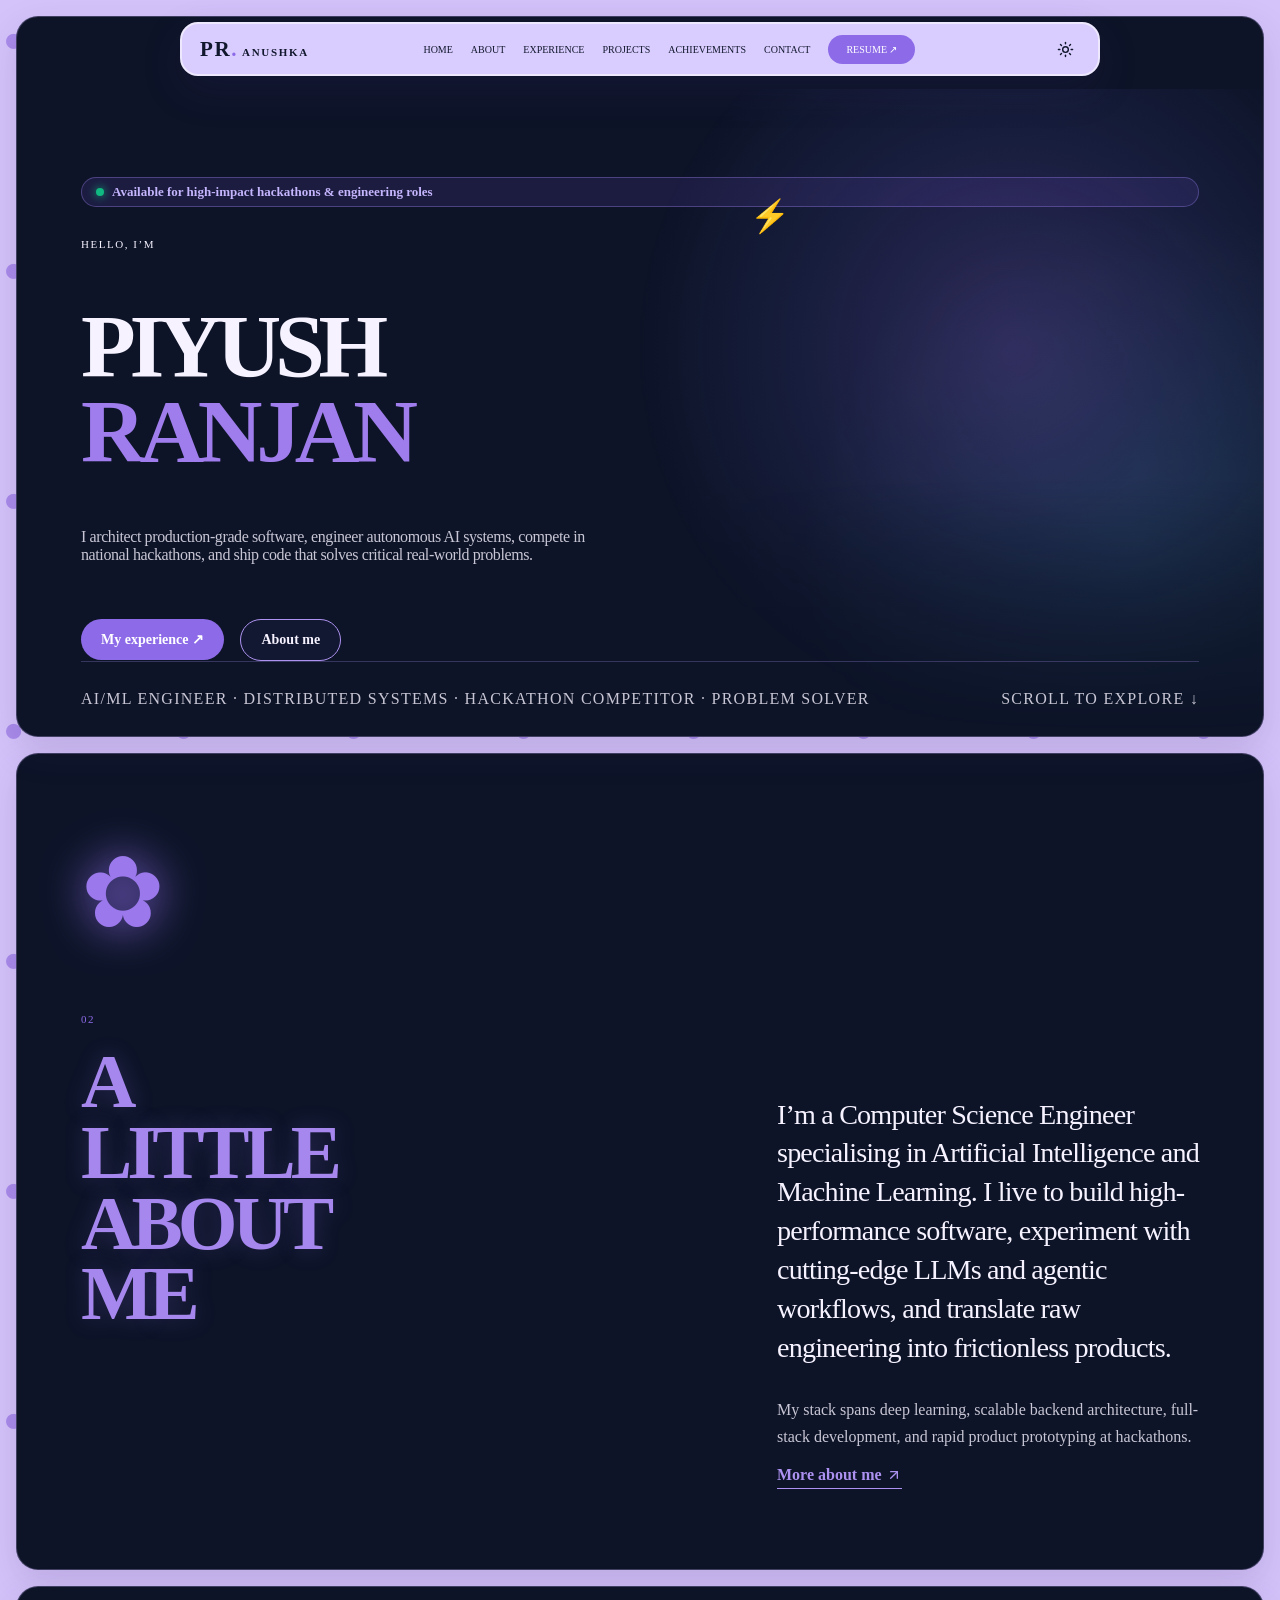
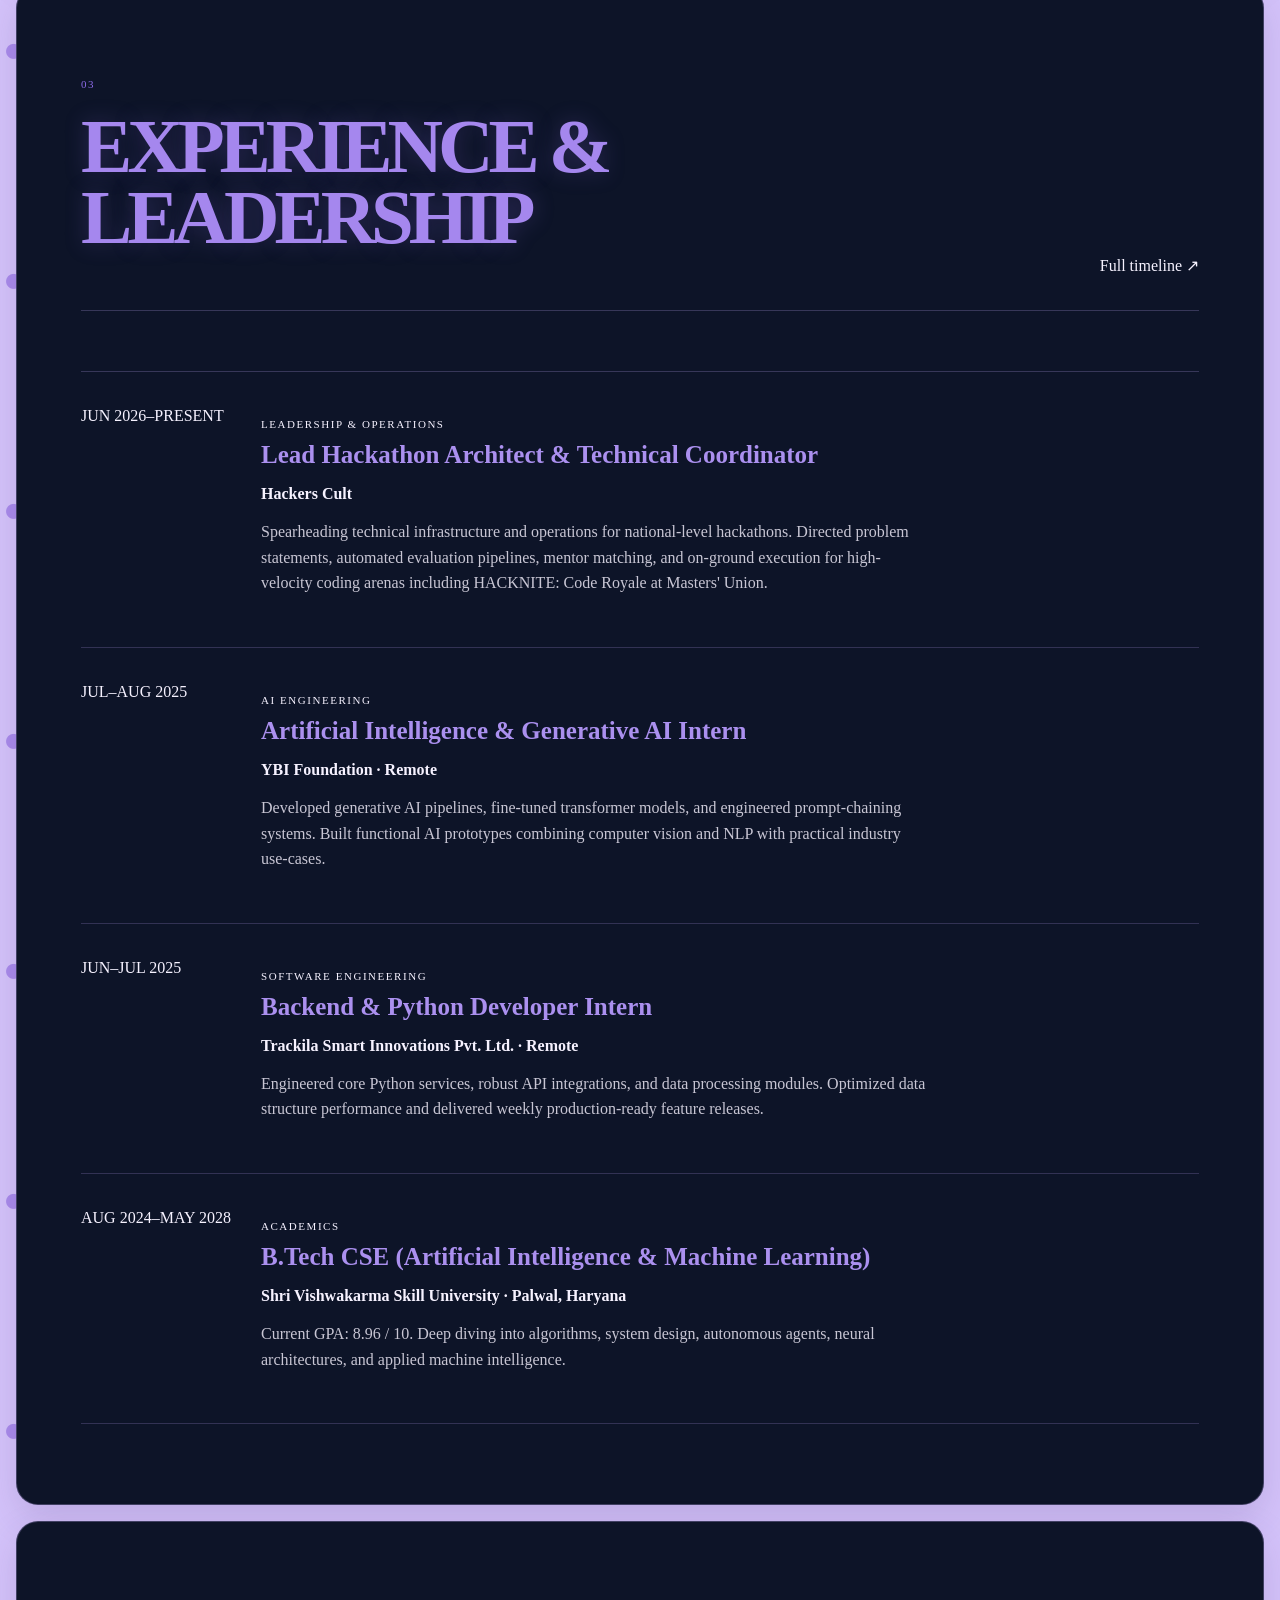
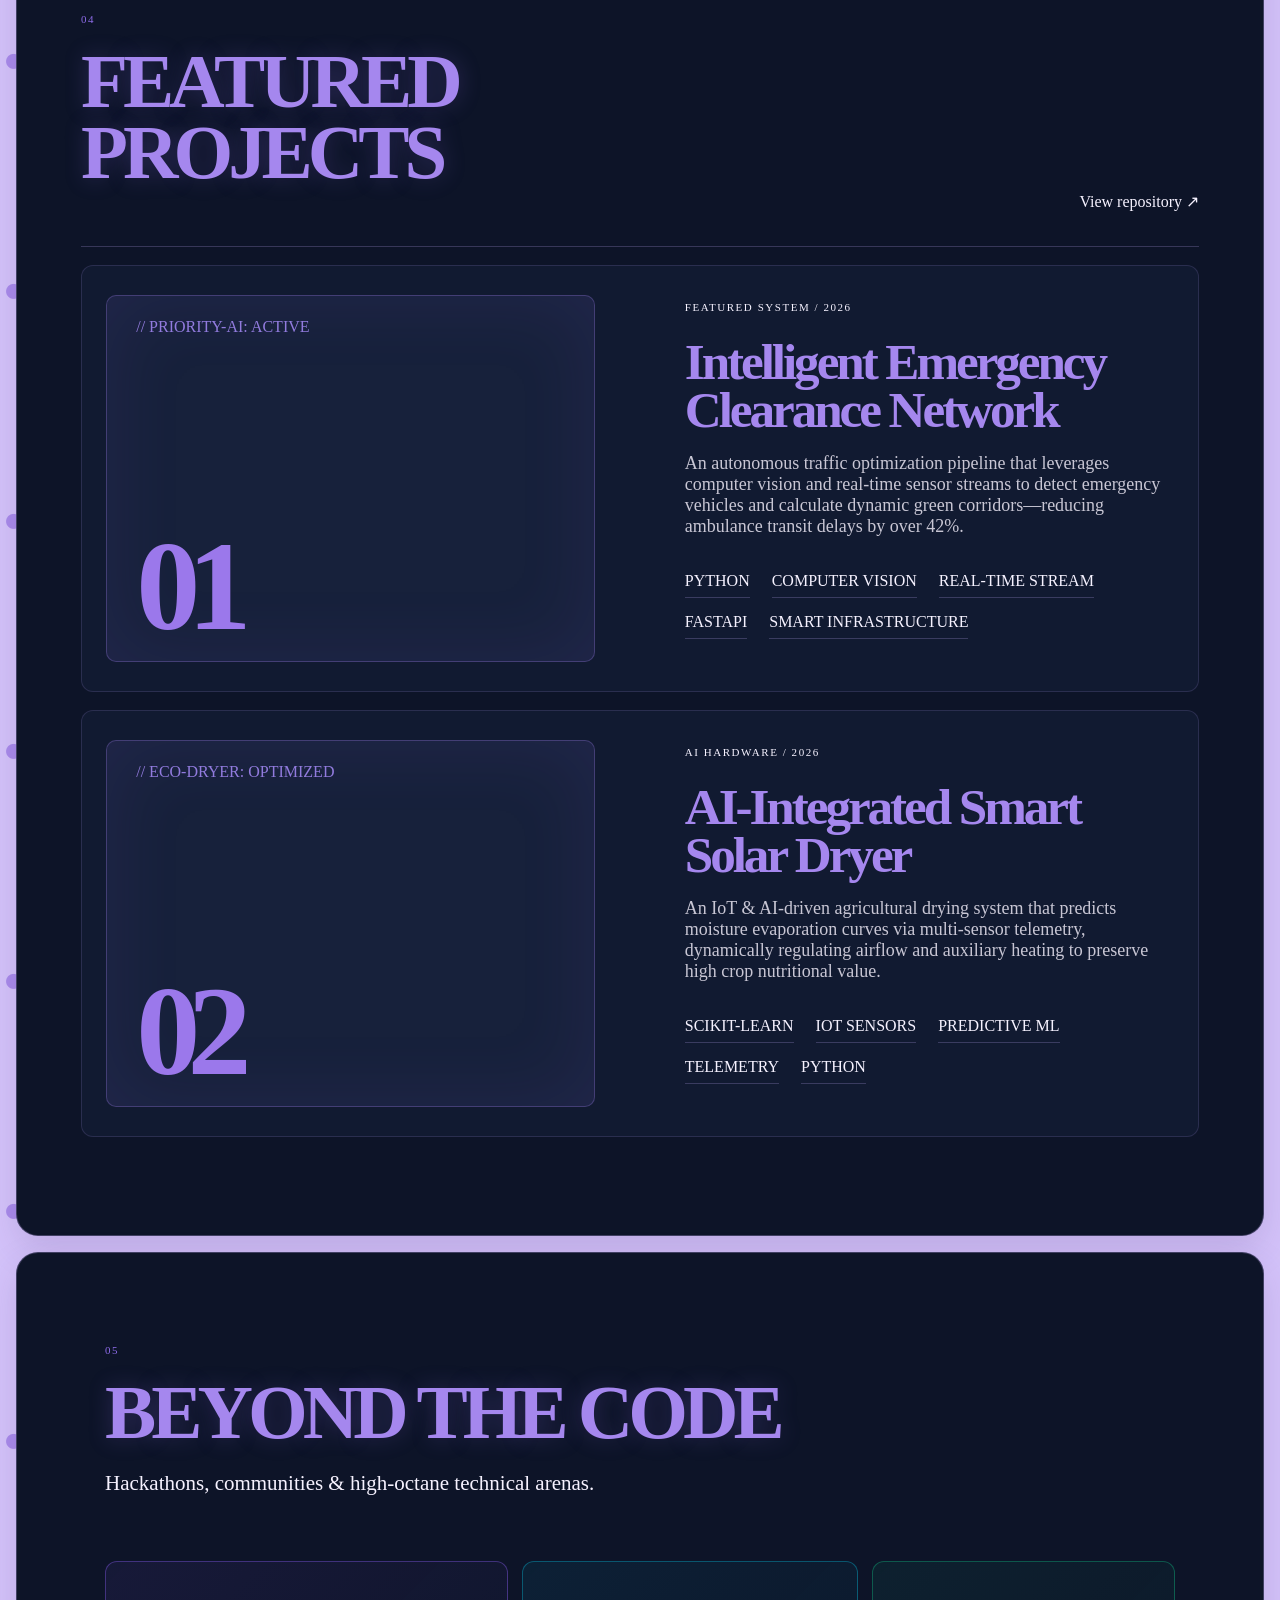
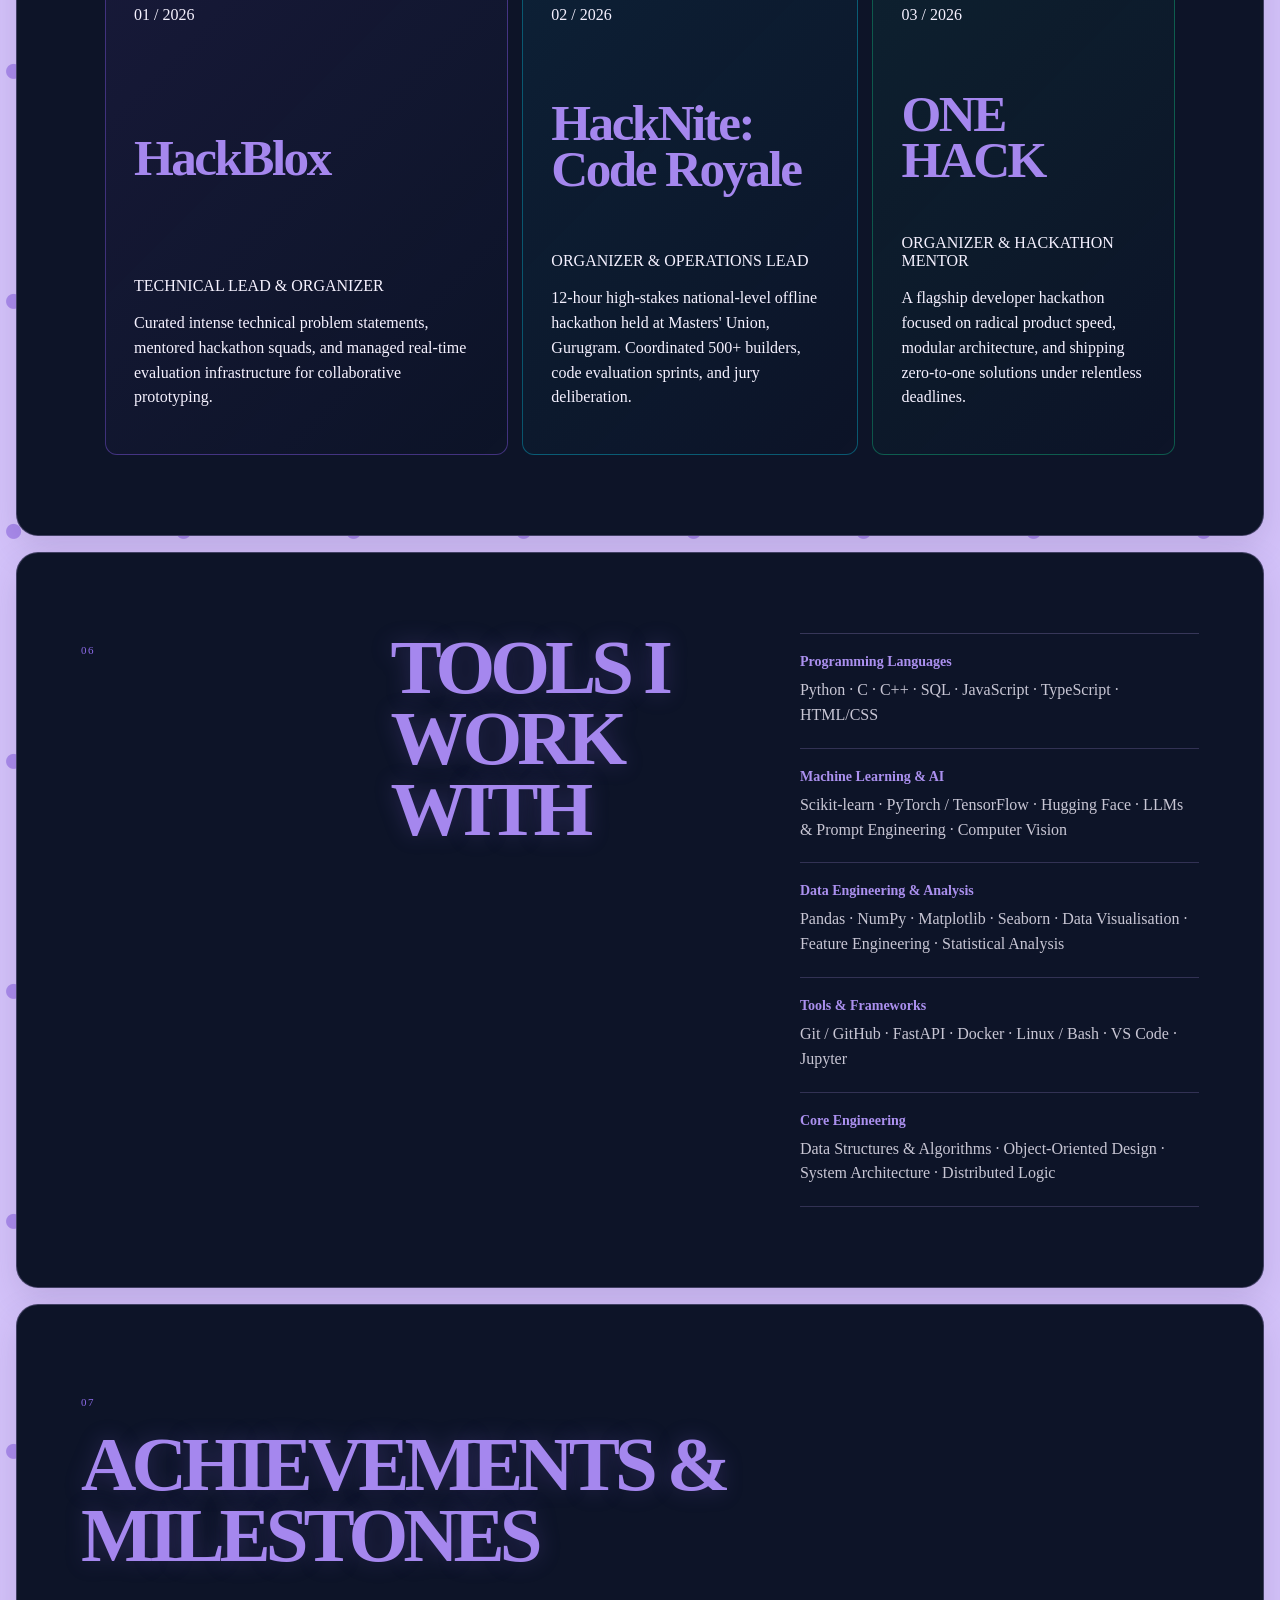
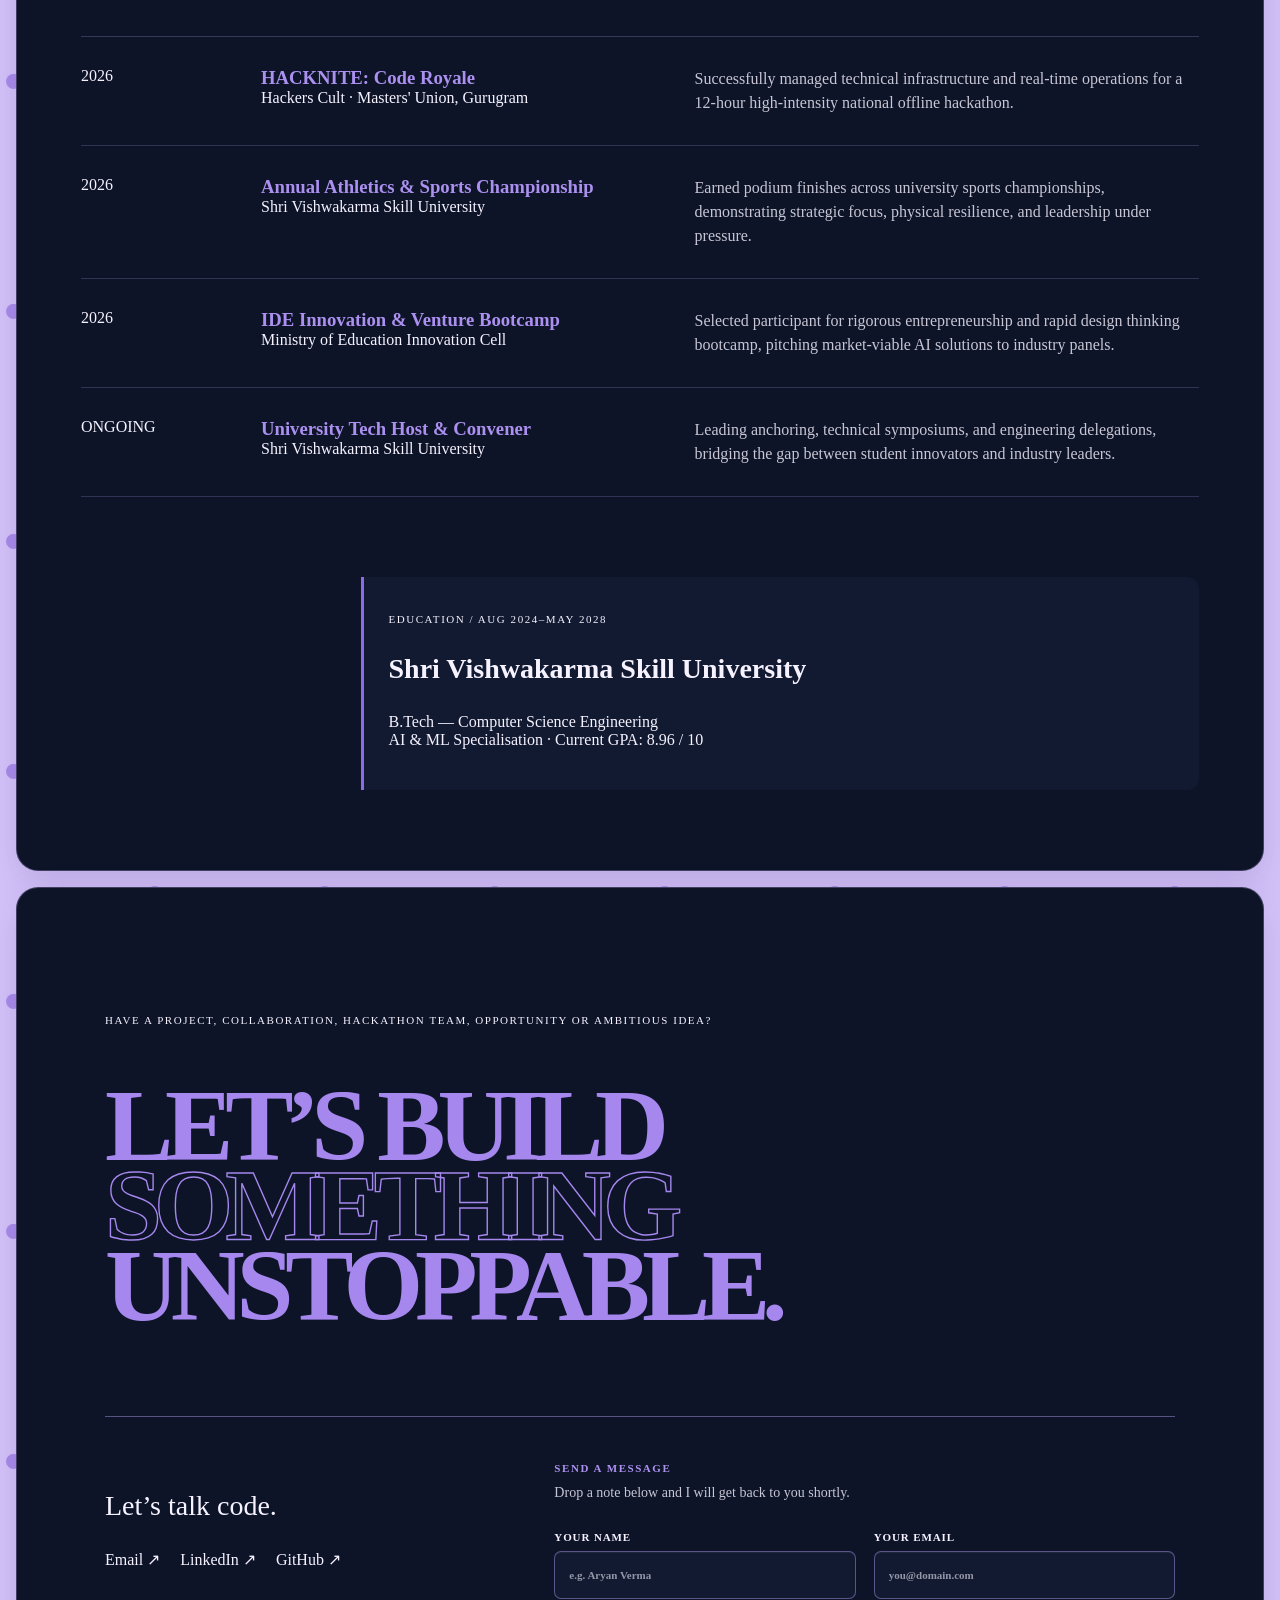
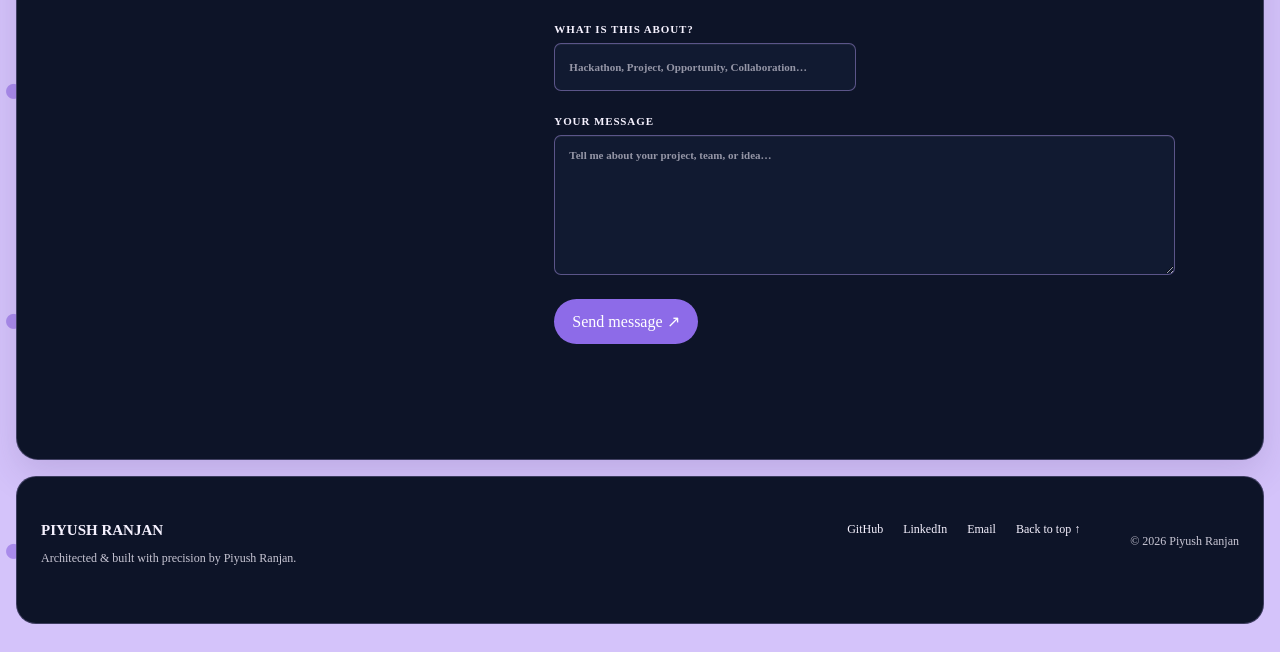
<file: index.html>
<!DOCTYPE html>
<html lang="en" data-theme="dark">
<head>
  <meta charset="utf-8"/>
  <meta name="viewport" content="width=device-width, initial-scale=1"/>
  <title>Piyush Ranjan — AI/ML Engineer &amp; Full-Stack Builder</title>
  <meta name="description" content="Computer Science &amp; AI/ML engineer, hackathon winner, builder of intelligent autonomous systems, distributed apps and scalable web platforms."/>
  <meta name="author" content="Piyush Ranjan"/>
  <meta name="keywords" content="Piyush Ranjan, AI ML Developer, Full-Stack Developer, Hackathon Winner, Python, Next.js, Deep Learning"/>
  <meta property="og:title" content="Piyush Ranjan — AI/ML Engineer &amp; Full-Stack Builder"/>
  <meta property="og:description" content="Computer Science &amp; AI/ML engineer, hackathon winner, builder of intelligent autonomous systems, distributed apps and scalable web platforms."/>
  <meta property="og:site_name" content="Piyush Ranjan"/>
  <meta property="og:type" content="website"/>
  <link rel="stylesheet" href="style.css"/>
  <style>
    /* Specific tweaks for perfection */
    .wordmark { font-weight: 800; font-family: var(--font-mono), monospace; }
    .hero-tags {
      display: flex;
      flex-wrap: wrap;
      gap: 10px;
      margin-top: 15px;
    }
    .hero-tags span {
      background: var(--surface-soft);
      border: 1px solid var(--line);
      padding: 6px 14px;
      border-radius: 999px;
      font-size: 13px;
      font-family: var(--font-mono), monospace;
      color: var(--on-muted);
    }
  </style>
</head>
<body id="top">
  <a class="skip" href="#content">Skip to content</a>

  <!-- Header Nav -->
  <header class="nav-shell">
    <a class="wordmark" aria-label="Piyush Ranjan home" href="index.html">PR<span>.</span></a>
    <nav aria-label="Primary navigation">
      <a href="index.html" class="active">Home</a>
      <a href="about.html">About</a>
      <a href="experience.html">Experience</a>
      <a href="#projects">Projects</a>
      <a href="#achievements">Achievements</a>
      <a href="#contact">Contact</a>
      <a class="nav-cta" href="resume.html">Resume ↗</a>
    </nav>
    <div class="nav-tools">
      <button class="icon-button theme-toggle" aria-label="Toggle light and dark theme" title="Change theme">
        <svg xmlns="http://www.w3.org/2000/svg" width="17" height="17" viewBox="0 0 24 24" fill="none" stroke="currentColor" stroke-width="2" stroke-linecap="round" stroke-linejoin="round" class="lucide lucide-moon theme-moon" aria-hidden="true">
          <path d="M20.985 12.486a9 9 0 1 1-9.473-9.472c.405-.022.617.46.402.803a6 6 0 0 0 8.268 8.268c.344-.215.825-.004.803.401"></path>
        </svg>
        <svg xmlns="http://www.w3.org/2000/svg" width="17" height="17" viewBox="0 0 24 24" fill="none" stroke="currentColor" stroke-width="2" stroke-linecap="round" stroke-linejoin="round" class="lucide lucide-sun theme-sun" aria-hidden="true">
          <circle cx="12" cy="12" r="4"></circle>
          <path d="M12 2v2"></path>
          <path d="M12 20v2"></path>
          <path d="m4.93 4.93 1.41 1.41"></path>
          <path d="m17.66 17.66 1.41 1.41"></path>
          <path d="M2 12h2"></path>
          <path d="M20 12h2"></path>
          <path d="m6.34 17.66-1.41 1.41"></path>
          <path d="m19.07 4.93-1.41 1.41"></path>
        </svg>
      </button>
      <button class="icon-button menu-button" aria-expanded="false" aria-label="Toggle menu">
        <svg xmlns="http://www.w3.org/2000/svg" width="20" height="20" viewBox="0 0 24 24" fill="none" stroke="currentColor" stroke-width="2" stroke-linecap="round" stroke-linejoin="round" class="lucide lucide-menu" aria-hidden="true">
          <path d="M4 5h16"></path>
          <path d="M4 12h16"></path>
          <path d="M4 19h16"></path>
        </svg>
      </button>
    </div>
  </header>

  <div id="content">
    <main>
      <!-- Hero Section -->
      <section class="hero wrap">
        <div class="badge-pill">
          <span class="pulse-dot"></span> Available for high-impact hackathons &amp; engineering roles
        </div>
        <p class="eyebrow">Hello, I’m</p>
        <h1>PIYUSH<br/><em>RANJAN</em></h1>
        <div class="hero-bottom">
          <p class="hero-copy">I architect production-grade software, engineer autonomous AI systems, compete in national hackathons, and ship code that solves critical real-world problems.</p>
          <div class="hero-actions">
            <a class="primary-link" href="experience.html">My experience <span>↗</span></a>
            <a href="about.html">About me</a>
          </div>
        </div>
        <div class="hero-meta">
          <span>AI/ML Engineer · Distributed Systems · Hackathon Competitor · Problem Solver</span>
          <span>Scroll to explore ↓</span>
        </div>
      </section>

      <!-- About Preview -->
      <section class="section wrap about-preview">
        <div>
          <p class="section-no">02</p>
          <h2>A LITTLE<br/>ABOUT ME</h2>
        </div>
        <div class="editorial-copy">
          <p>I’m a Computer Science Engineer specialising in Artificial Intelligence and Machine Learning. I live to build high-performance software, experiment with cutting-edge LLMs and agentic workflows, and translate raw engineering into frictionless products.</p>
          <p class="muted">My stack spans deep learning, scalable backend architecture, full-stack development, and rapid product prototyping at hackathons.</p>
          <a class="text-link" href="about.html">More about me <svg xmlns="http://www.w3.org/2000/svg" width="16" height="16" viewBox="0 0 24 24" fill="none" stroke="currentColor" stroke-width="2" stroke-linecap="round" stroke-linejoin="round" class="lucide lucide-arrow-up-right" aria-hidden="true"><path d="M7 7h10v10"></path><path d="M7 17 17 7"></path></svg></a>
        </div>
      </section>

      <!-- Experience & Leadership -->
      <section class="section wrap">
        <div class="section-heading">
          <div>
            <p class="section-no">03</p>
            <h2>EXPERIENCE &amp;<br/>LEADERSHIP</h2>
          </div>
          <a href="experience.html">Full timeline ↗</a>
        </div>
        <div class="timeline">
          <article>
            <time>JUN 2026–PRESENT</time>
            <div>
              <p class="meta">Leadership &amp; Operations</p>
              <h3>Lead Hackathon Architect &amp; Technical Coordinator</h3>
              <p class="org">Hackers Cult</p>
              <p>Spearheading technical infrastructure and operations for national-level hackathons. Directed problem statements, automated evaluation pipelines, mentor matching, and on-ground execution for high-velocity coding arenas including HACKNITE: Code Royale at Masters' Union.</p>
            </div>
          </article>
          <article>
            <time>JUL–AUG 2025</time>
            <div>
              <p class="meta">AI Engineering</p>
              <h3>Artificial Intelligence &amp; Generative AI Intern</h3>
              <p class="org">YBI Foundation · Remote</p>
              <p>Developed generative AI pipelines, fine-tuned transformer models, and engineered prompt-chaining systems. Built functional AI prototypes combining computer vision and NLP with practical industry use-cases.</p>
            </div>
          </article>
          <article>
            <time>JUN–JUL 2025</time>
            <div>
              <p class="meta">Software Engineering</p>
              <h3>Backend &amp; Python Developer Intern</h3>
              <p class="org">Trackila Smart Innovations Pvt. Ltd. · Remote</p>
              <p>Engineered core Python services, robust API integrations, and data processing modules. Optimized data structure performance and delivered weekly production-ready feature releases.</p>
            </div>
          </article>
          <article>
            <time>AUG 2024–MAY 2028</time>
            <div>
              <p class="meta">Academics</p>
              <h3>B.Tech CSE (Artificial Intelligence &amp; Machine Learning)</h3>
              <p class="org">Shri Vishwakarma Skill University · Palwal, Haryana</p>
              <p>Current GPA: 8.96 / 10. Deep diving into algorithms, system design, autonomous agents, neural architectures, and applied machine intelligence.</p>
            </div>
          </article>
        </div>
      </section>

      <!-- Projects Section -->
      <section class="section wrap" id="projects">
        <div class="section-heading">
          <div>
            <p class="section-no">04</p>
            <h2>FEATURED<br/>PROJECTS</h2>
          </div>
          <a href="resume.html">View repository ↗</a>
        </div>
        <div class="projects-list">
          <!-- Project 1 -->
          <article class="project-row">
            <div class="project-visual">
              <span class="code-graphic">// PRIORITY-AI: ACTIVE</span>
              <strong>01</strong>
            </div>
            <div class="project-info">
              <p class="project-index">FEATURED SYSTEM / 2026</p>
              <h3>Intelligent Emergency Clearance Network</h3>
              <p>An autonomous traffic optimization pipeline that leverages computer vision and real-time sensor streams to detect emergency vehicles and calculate dynamic green corridors—reducing ambulance transit delays by over 42%.</p>
              <div class="tags">
                <span>Python</span>
                <span>Computer Vision</span>
                <span>Real-time Stream</span>
                <span>FastAPI</span>
                <span>Smart Infrastructure</span>
              </div>
            </div>
          </article>

          <!-- Project 2 -->
          <article class="project-row">
            <div class="project-visual">
              <span class="code-graphic">// ECO-DRYER: OPTIMIZED</span>
              <strong>02</strong>
            </div>
            <div class="project-info">
              <p class="project-index">AI HARDWARE / 2026</p>
              <h3>AI-Integrated Smart Solar Dryer</h3>
              <p>An IoT &amp; AI-driven agricultural drying system that predicts moisture evaporation curves via multi-sensor telemetry, dynamically regulating airflow and auxiliary heating to preserve high crop nutritional value.</p>
              <div class="tags">
                <span>Scikit-learn</span>
                <span>IoT Sensors</span>
                <span>Predictive ML</span>
                <span>Telemetry</span>
                <span>Python</span>
              </div>
            </div>
          </article>
        </div>
      </section>

      <!-- Beyond the Code (Hackathons & Community) -->
      <section class="section events-section">
        <div class="wrap">
          <p class="section-no">05</p>
          <h2>BEYOND THE CODE</h2>
          <p class="section-intro">Hackathons, communities &amp; high-octane technical arenas.</p>
          <div class="event-grid">
            <article class="event event-purple">
              <p>01 / 2026</p>
              <h3>HackBlox</h3>
              <div>
                <strong>Technical Lead &amp; Organizer</strong>
                <p>Curated intense technical problem statements, mentored hackathon squads, and managed real-time evaluation infrastructure for collaborative prototyping.</p>
              </div>
            </article>
            <article class="event event-cyan">
              <p>02 / 2026</p>
              <h3>HackNite: Code Royale</h3>
              <div>
                <strong>Organizer &amp; Operations Lead</strong>
                <p>12-hour high-stakes national-level offline hackathon held at Masters' Union, Gurugram. Coordinated 500+ builders, code evaluation sprints, and jury deliberation.</p>
              </div>
            </article>
            <article class="event event-emerald">
              <p>03 / 2026</p>
              <h3>ONE HACK</h3>
              <div>
                <strong>Organizer &amp; Hackathon Mentor</strong>
                <p>A flagship developer hackathon focused on radical product speed, modular architecture, and shipping zero-to-one solutions under relentless deadlines.</p>
              </div>
            </article>
          </div>
        </div>
      </section>

      <!-- Skills Section -->
      <section class="section wrap skills-section">
        <p class="section-no">06</p>
        <h2>TOOLS I<br/>WORK WITH</h2>
        <div class="skill-groups">
          <div>
            <h3>Programming Languages</h3>
            <p>Python · C · C++ · SQL · JavaScript · TypeScript · HTML/CSS</p>
          </div>
          <div>
            <h3>Machine Learning &amp; AI</h3>
            <p>Scikit-learn · PyTorch / TensorFlow · Hugging Face · LLMs &amp; Prompt Engineering · Computer Vision</p>
          </div>
          <div>
            <h3>Data Engineering &amp; Analysis</h3>
            <p>Pandas · NumPy · Matplotlib · Seaborn · Data Visualisation · Feature Engineering · Statistical Analysis</p>
          </div>
          <div>
            <h3>Tools &amp; Frameworks</h3>
            <p>Git / GitHub · FastAPI · Docker · Linux / Bash · VS Code · Jupyter</p>
          </div>
          <div>
            <h3>Core Engineering</h3>
            <p>Data Structures &amp; Algorithms · Object-Oriented Design · System Architecture · Distributed Logic</p>
          </div>
        </div>
      </section>

      <!-- Achievements & Milestones -->
      <section class="section wrap achievement-section" id="achievements">
        <p class="section-no">07</p>
        <h2>ACHIEVEMENTS &amp;<br/>MILESTONES</h2>
        <div class="clean-list">
          <article>
            <time>2026</time>
            <div>
              <h3>HACKNITE: Code Royale</h3>
              <p>Hackers Cult · Masters' Union, Gurugram</p>
            </div>
            <p>Successfully managed technical infrastructure and real-time operations for a 12-hour high-intensity national offline hackathon.</p>
          </article>
          <article>
            <time>2026</time>
            <div>
              <h3>Annual Athletics &amp; Sports Championship</h3>
              <p>Shri Vishwakarma Skill University</p>
            </div>
            <p>Earned podium finishes across university sports championships, demonstrating strategic focus, physical resilience, and leadership under pressure.</p>
          </article>
          <article>
            <time>2026</time>
            <div>
              <h3>IDE Innovation &amp; Venture Bootcamp</h3>
              <p>Ministry of Education Innovation Cell</p>
            </div>
            <p>Selected participant for rigorous entrepreneurship and rapid design thinking bootcamp, pitching market-viable AI solutions to industry panels.</p>
          </article>
          <article>
            <time>ONGOING</time>
            <div>
              <h3>University Tech Host &amp; Convener</h3>
              <p>Shri Vishwakarma Skill University</p>
            </div>
            <p>Leading anchoring, technical symposiums, and engineering delegations, bridging the gap between student innovators and industry leaders.</p>
          </article>
        </div>

        <div class="education-line">
          <p class="meta">Education / Aug 2024–May 2028</p>
          <h3>Shri Vishwakarma Skill University</h3>
          <p>B.Tech — Computer Science Engineering<br/>AI &amp; ML Specialisation · Current GPA: 8.96 / 10</p>
        </div>
      </section>

      <!-- Contact Section -->
      <section class="contact" id="contact">
        <div class="wrap">
          <p class="eyebrow">Have a project, collaboration, hackathon team, opportunity or ambitious idea?</p>
          <h2>LET’S BUILD<br/><em>SOMETHING</em><br/>UNSTOPPABLE.</h2>
          <div class="contact-grid">
            <div>
              <p>Let’s talk code.</p>
              <div class="social-row">
                <a href="mailto:piyushranjan.dev@gmail.com">Email ↗</a>
                <a href="https://linkedin.com/in/piyushranjan" target="_blank" rel="noopener">LinkedIn ↗</a>
                <a href="https://github.com/piyushranjan" target="_blank" rel="noopener">GitHub ↗</a>
              </div>
            </div>
            <div class="contact-form-wrap">
              <div class="form-heading">
                <p class="eyebrow">Send a message</p>
                <p>Drop a note below and I will get back to you shortly.</p>
              </div>
              <form class="contact-form">
                <label for="contact-name">
                  <span>Your name</span>
                  <input id="contact-name" autocomplete="name" placeholder="e.g. Aryan Verma" required="" minlength="2" name="name"/>
                </label>
                <label for="contact-email">
                  <span>Your email</span>
                  <input id="contact-email" type="email" autocomplete="email" placeholder="you@domain.com" required="" name="email"/>
                </label>
                <label for="contact-subject">
                  <span>What is this about?</span>
                  <input id="contact-subject" placeholder="Hackathon, Project, Opportunity, Collaboration…" required="" minlength="3" name="subject"/>
                </label>
                <label class="full" for="contact-message">
                  <span>Your message</span>
                  <textarea id="contact-message" name="message" placeholder="Tell me about your project, team, or idea…" required="" minlength="10" rows="6"></textarea>
                </label>
                <div class="full form-end">
                  <button type="submit" class="button inverse">Send message ↗</button>
                  <p class="form-status idle" aria-live="polite"></p>
                </div>
              </form>
            </div>
          </div>
        </div>
      </section>
    </main>
  </div>

  <!-- Footer -->
  <footer class="footer">
    <div class="wrap footer-grid">
      <div>
        <strong>PIYUSH RANJAN</strong>
        <p>Architected &amp; built with precision by Piyush Ranjan.</p>
      </div>
      <div class="footer-links">
        <a href="https://github.com/piyushranjan" target="_blank" rel="noopener">GitHub</a>
        <a href="https://linkedin.com/in/piyushranjan" target="_blank" rel="noopener">LinkedIn</a>
        <a href="mailto:piyushranjan.dev@gmail.com">Email</a>
        <a href="#top">Back to top ↑</a>
      </div>
      <p>© 2026 Piyush Ranjan</p>
    </div>
  </footer>

  <script src="main.js"></script>
</body>
</html>
</file>
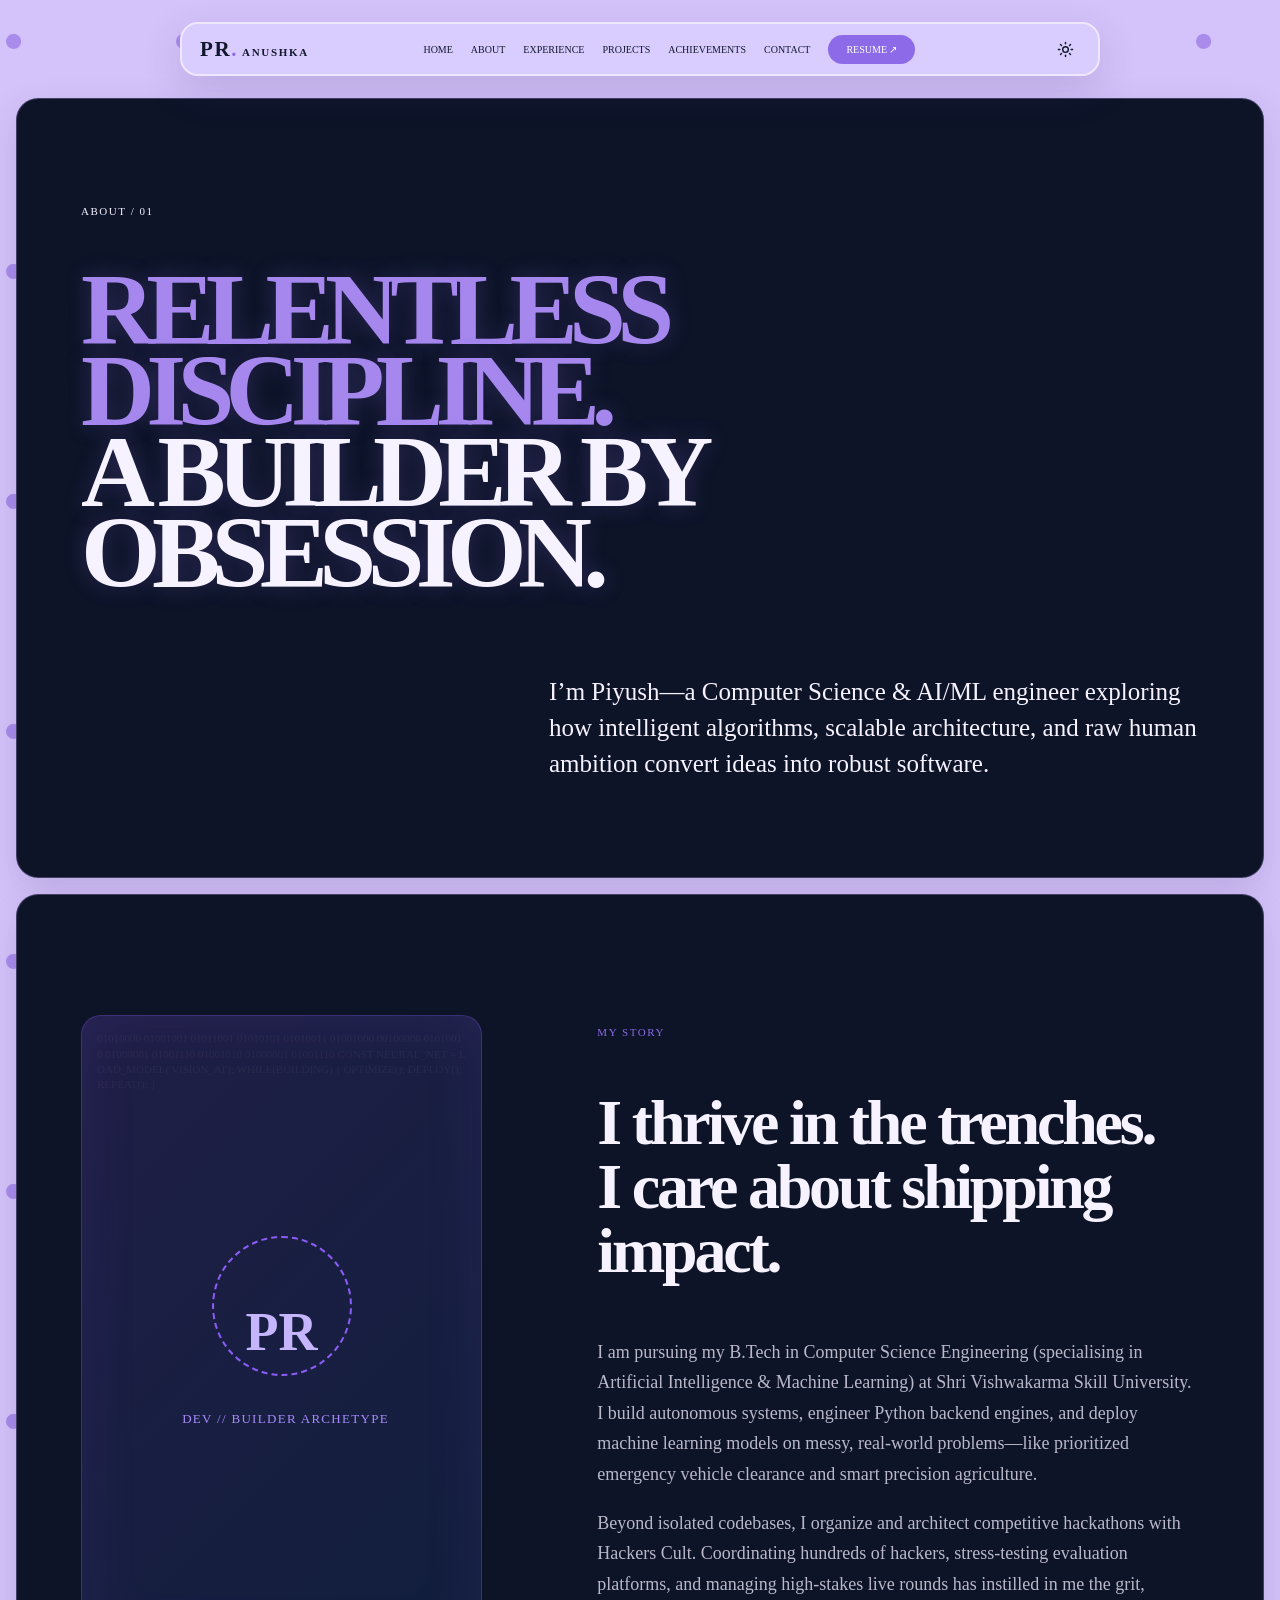
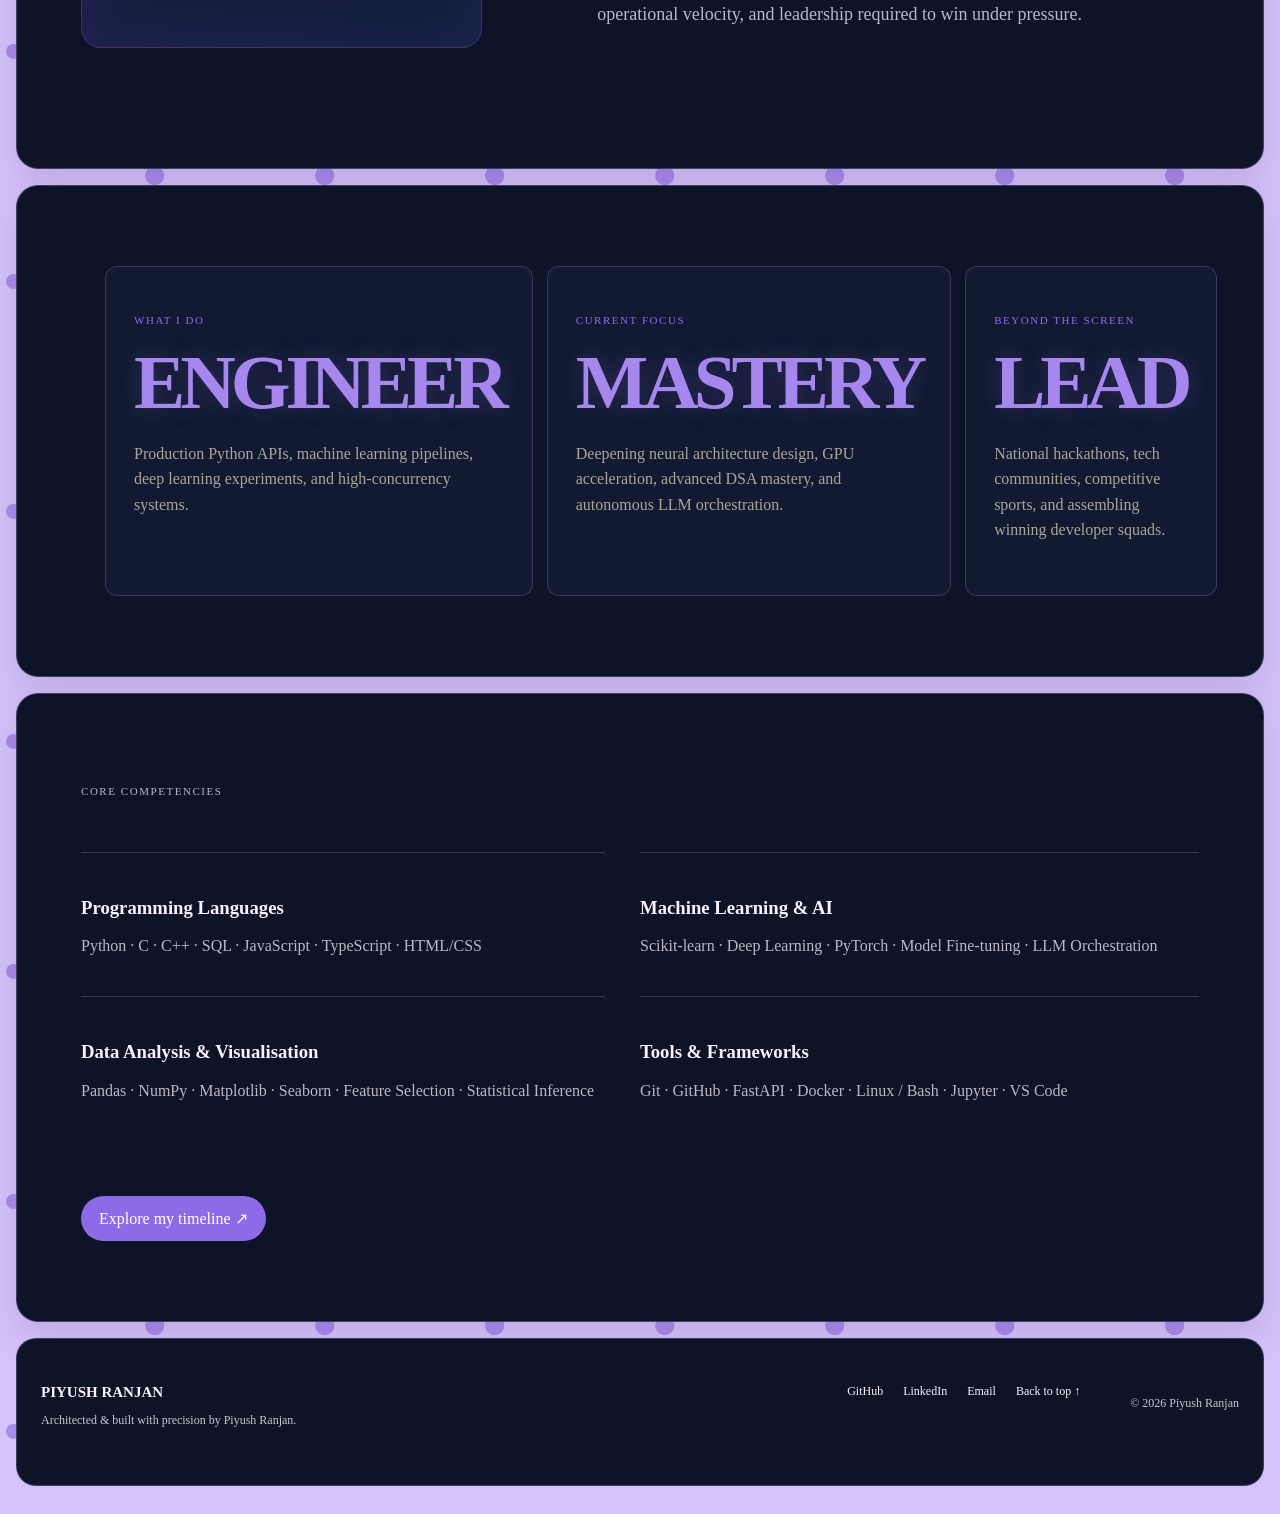
<file: about.html>
<!DOCTYPE html>
<html lang="en" data-theme="dark">
<head>
  <meta charset="utf-8"/>
  <meta name="viewport" content="width=device-width, initial-scale=1"/>
  <title>About | Piyush Ranjan — AI/ML Engineer &amp; Builder</title>
  <meta name="description" content="The engineering journey, technical philosophy, and vision of Piyush Ranjan."/>
  <meta name="author" content="Piyush Ranjan"/>
  <meta name="keywords" content="Piyush Ranjan, AI ML Developer, About, Portfolio, Computer Science"/>
  <link rel="stylesheet" href="style.css"/>
  <style>
    .avatar-box {
      background: linear-gradient(135deg, rgba(139, 92, 246, 0.15), rgba(59, 130, 246, 0.1));
      border: 1px solid rgba(139, 92, 246, 0.3);
      border-radius: 20px;
      display: flex;
      flex-direction: column;
      align-items: center;
      justify-content: center;
      min-height: 520px;
      position: relative;
      overflow: hidden;
      box-shadow: inset 0 0 60px rgba(139, 92, 246, 0.1);
    }
    .avatar-icon-ring {
      width: 140px;
      height: 140px;
      border-radius: 50%;
      border: 2px dashed #8b5cf6;
      display: flex;
      align-items: center;
      justify-content: center;
      animation: spin-slow 25s linear infinite;
      position: relative;
    }
    @keyframes spin-slow {
      100% { transform: rotate(360deg); }
    }
    .avatar-initials {
      font-size: 54px;
      font-weight: 900;
      font-family: var(--font-mono), monospace;
      color: #c4b5fd;
      position: absolute;
    }
    .avatar-status {
      margin-top: 35px;
      font-family: var(--font-mono), monospace;
      font-size: 13px;
      color: #a78bfa;
      letter-spacing: 0.1em;
      text-transform: uppercase;
      display: flex;
      align-items: center;
      gap: 8px;
    }
    .matrix-bg {
      position: absolute;
      top: 0;
      left: 0;
      right: 0;
      bottom: 0;
      opacity: 0.05;
      font-family: var(--font-mono), monospace;
      font-size: 11px;
      line-height: 1.4;
      padding: 15px;
      pointer-events: none;
      word-break: break-all;
    }
  </style>
</head>
<body id="top">
  <a class="skip" href="#content">Skip to content</a>

  <!-- Header -->
  <header class="nav-shell">
    <a class="wordmark" aria-label="Piyush Ranjan home" href="index.html">PR<span>.</span></a>
    <nav aria-label="Primary navigation">
      <a href="index.html">Home</a>
      <a href="about.html" class="active">About</a>
      <a href="experience.html">Experience</a>
      <a href="index.html#projects">Projects</a>
      <a href="index.html#achievements">Achievements</a>
      <a href="index.html#contact">Contact</a>
      <a class="nav-cta" href="resume.html">Resume ↗</a>
    </nav>
    <div class="nav-tools">
      <button class="icon-button theme-toggle" aria-label="Toggle light and dark theme" title="Change theme">
        <svg xmlns="http://www.w3.org/2000/svg" width="17" height="17" viewBox="0 0 24 24" fill="none" stroke="currentColor" stroke-width="2" stroke-linecap="round" stroke-linejoin="round" class="lucide lucide-moon theme-moon" aria-hidden="true">
          <path d="M20.985 12.486a9 9 0 1 1-9.473-9.472c.405-.022.617.46.402.803a6 6 0 0 0 8.268 8.268c.344-.215.825-.004.803.401"></path>
        </svg>
        <svg xmlns="http://www.w3.org/2000/svg" width="17" height="17" viewBox="0 0 24 24" fill="none" stroke="currentColor" stroke-width="2" stroke-linecap="round" stroke-linejoin="round" class="lucide lucide-sun theme-sun" aria-hidden="true">
          <circle cx="12" cy="12" r="4"></circle>
          <path d="M12 2v2"></path>
          <path d="M12 20v2"></path>
          <path d="m4.93 4.93 1.41 1.41"></path>
          <path d="m17.66 17.66 1.41 1.41"></path>
          <path d="M2 12h2"></path>
          <path d="M20 12h2"></path>
          <path d="m6.34 17.66-1.41 1.41"></path>
          <path d="m19.07 4.93-1.41 1.41"></path>
        </svg>
      </button>
      <button class="icon-button menu-button" aria-expanded="false" aria-label="Toggle menu">
        <svg xmlns="http://www.w3.org/2000/svg" width="20" height="20" viewBox="0 0 24 24" fill="none" stroke="currentColor" stroke-width="2" stroke-linecap="round" stroke-linejoin="round" class="lucide lucide-menu" aria-hidden="true">
          <path d="M4 5h16"></path>
          <path d="M4 12h16"></path>
          <path d="M4 19h16"></path>
        </svg>
      </button>
    </div>
  </header>

  <div id="content">
    <main class="inner-page">
      <header class="page-hero wrap">
        <p class="eyebrow">About / 01</p>
        <h1>RELENTLESS DISCIPLINE.<br/><em>A BUILDER BY OBSESSION.</em></h1>
        <p>I’m Piyush—a Computer Science &amp; AI/ML engineer exploring how intelligent algorithms, scalable architecture, and raw human ambition convert ideas into robust software.</p>
      </header>

      <section class="about-story wrap">
        <div class="avatar-box" role="img" aria-label="Developer Visual Avatar for Piyush Ranjan">
          <div class="matrix-bg">
            01010000 01001001 01011001 01010101 01010011 01001000 00100000 01010010 01000001 01001110 01001010 01000001 01001110
            CONST NEURAL_NET = LOAD_MODEL('VISION_AI');
            WHILE(BUILDING) { OPTIMIZE(); DEPLOY(); REPEAT(); }
          </div>
          <div class="avatar-icon-ring"></div>
          <div class="avatar-initials">PR</div>
          <div class="avatar-status">
            <span class="pulse-dot"></span> DEV // BUILDER ARCHETYPE
          </div>
        </div>

        <div>
          <p class="section-no">My story</p>
          <h2>I thrive in the trenches.<br/>I care about shipping impact.</h2>
          <p>I am pursuing my B.Tech in Computer Science Engineering (specialising in Artificial Intelligence &amp; Machine Learning) at Shri Vishwakarma Skill University. I build autonomous systems, engineer Python backend engines, and deploy machine learning models on messy, real-world problems—like prioritized emergency vehicle clearance and smart precision agriculture.</p>
          <p>Beyond isolated codebases, I organize and architect competitive hackathons with Hackers Cult. Coordinating hundreds of hackers, stress-testing evaluation platforms, and managing high-stakes live rounds has instilled in me the grit, operational velocity, and leadership required to win under pressure.</p>
        </div>
      </section>

      <!-- 3 Pillars -->
      <section class="section dark-section">
        <div class="wrap three-columns">
          <article>
            <p class="section-no">What I do</p>
            <h2>ENGINEER</h2>
            <p>Production Python APIs, machine learning pipelines, deep learning experiments, and high-concurrency systems.</p>
          </article>
          <article>
            <p class="section-no">Current focus</p>
            <h2>MASTERY</h2>
            <p>Deepening neural architecture design, GPU acceleration, advanced DSA mastery, and autonomous LLM orchestration.</p>
          </article>
          <article>
            <p class="section-no">Beyond the screen</p>
            <h2>LEAD</h2>
            <p>National hackathons, tech communities, competitive sports, and assembling winning developer squads.</p>
          </article>
        </div>
      </section>

      <!-- Interests -->
      <section class="section wrap interests">
        <p class="section-no">Core Competencies</p>
        <div>
          <article>
            <h3>Programming Languages</h3>
            <p>Python · C · C++ · SQL · JavaScript · TypeScript · HTML/CSS</p>
          </article>
          <article>
            <h3>Machine Learning &amp; AI</h3>
            <p>Scikit-learn · Deep Learning · PyTorch · Model Fine-tuning · LLM Orchestration</p>
          </article>
          <article>
            <h3>Data Analysis &amp; Visualisation</h3>
            <p>Pandas · NumPy · Matplotlib · Seaborn · Feature Selection · Statistical Inference</p>
          </article>
          <article>
            <h3>Tools &amp; Frameworks</h3>
            <p>Git · GitHub · FastAPI · Docker · Linux / Bash · Jupyter · VS Code</p>
          </article>
        </div>
        <a class="button" href="experience.html">Explore my timeline ↗</a>
      </section>
    </main>
  </div>

  <!-- Footer -->
  <footer class="footer">
    <div class="wrap footer-grid">
      <div>
        <strong>PIYUSH RANJAN</strong>
        <p>Architected &amp; built with precision by Piyush Ranjan.</p>
      </div>
      <div class="footer-links">
        <a href="https://github.com/piyushranjan" target="_blank" rel="noopener">GitHub</a>
        <a href="https://linkedin.com/in/piyushranjan" target="_blank" rel="noopener">LinkedIn</a>
        <a href="mailto:piyushranjan.dev@gmail.com">Email</a>
        <a href="#top">Back to top ↑</a>
      </div>
      <p>© 2026 Piyush Ranjan</p>
    </div>
  </footer>

  <script src="main.js"></script>
</body>
</html>
</file>
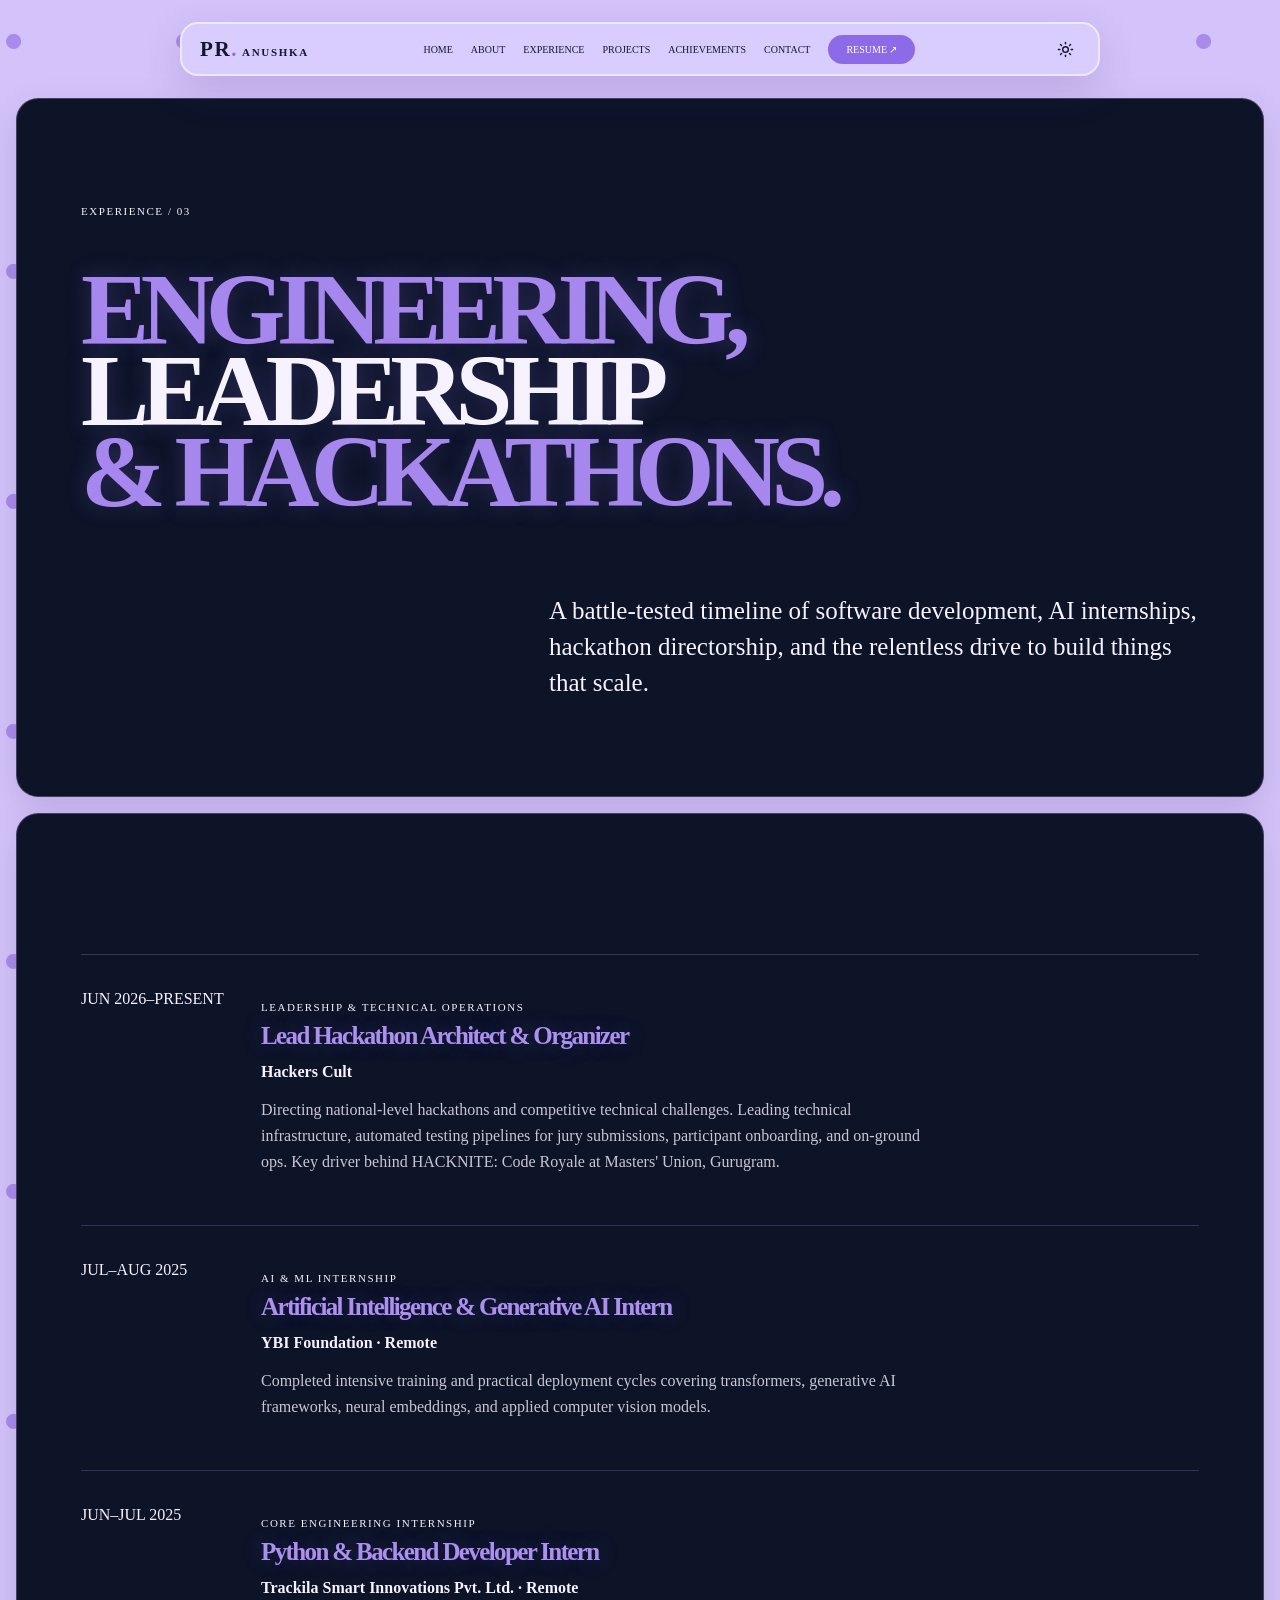
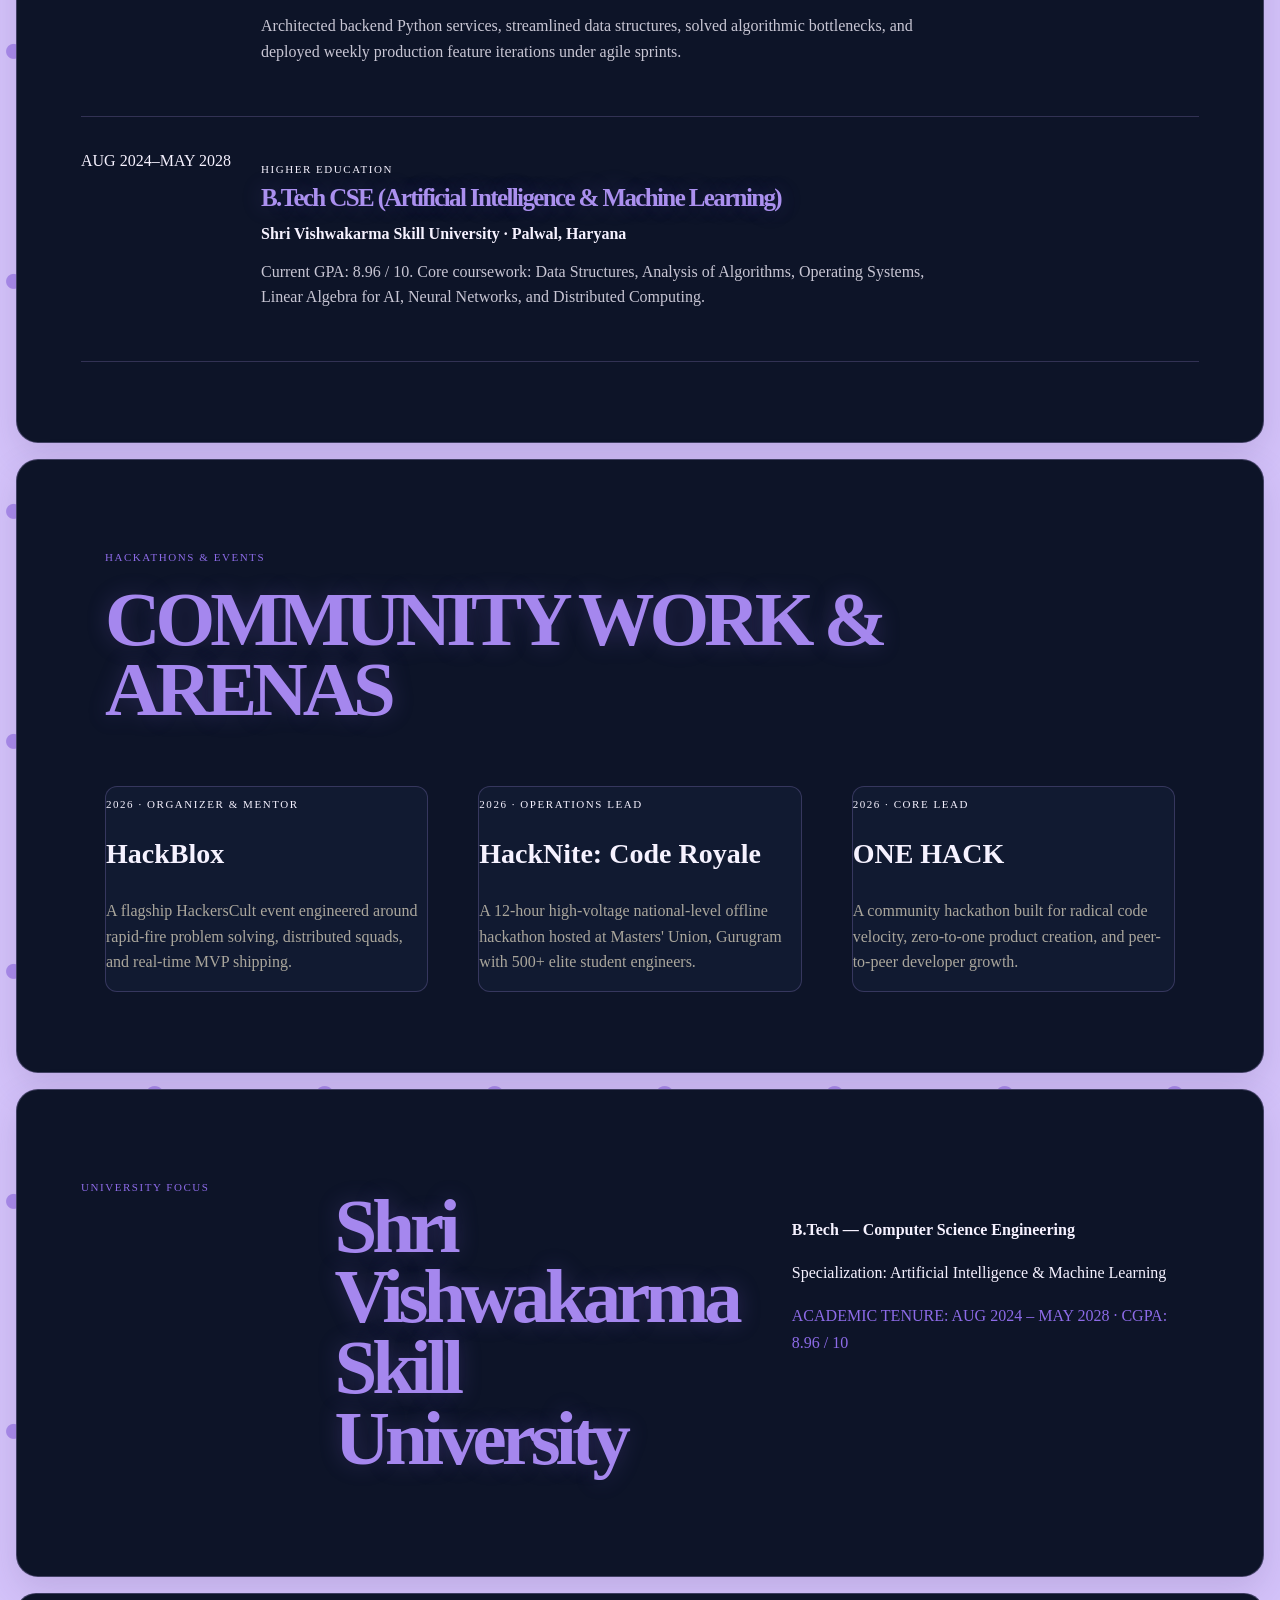
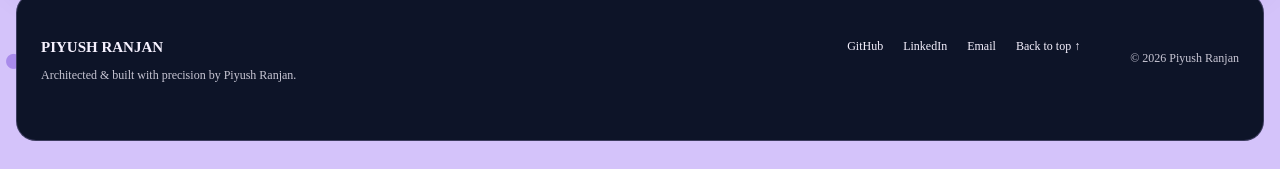
<file: experience.html>
<!DOCTYPE html>
<html lang="en" data-theme="dark">
<head>
  <meta charset="utf-8"/>
  <meta name="viewport" content="width=device-width, initial-scale=1"/>
  <title>Experience &amp; Leadership | Piyush Ranjan</title>
  <meta name="description" content="Technical track record, internships, leadership roles, and hackathon milestones of Piyush Ranjan."/>
  <meta name="author" content="Piyush Ranjan"/>
  <meta name="keywords" content="Piyush Ranjan, Experience, Hackathons, Leadership, AI ML Developer"/>
  <link rel="stylesheet" href="style.css"/>
</head>
<body id="top">
  <a class="skip" href="#content">Skip to content</a>

  <!-- Header -->
  <header class="nav-shell">
    <a class="wordmark" aria-label="Piyush Ranjan home" href="index.html">PR<span>.</span></a>
    <nav aria-label="Primary navigation">
      <a href="index.html">Home</a>
      <a href="about.html">About</a>
      <a href="experience.html" class="active">Experience</a>
      <a href="index.html#projects">Projects</a>
      <a href="index.html#achievements">Achievements</a>
      <a href="index.html#contact">Contact</a>
      <a class="nav-cta" href="resume.html">Resume ↗</a>
    </nav>
    <div class="nav-tools">
      <button class="icon-button theme-toggle" aria-label="Toggle light and dark theme" title="Change theme">
        <svg xmlns="http://www.w3.org/2000/svg" width="17" height="17" viewBox="0 0 24 24" fill="none" stroke="currentColor" stroke-width="2" stroke-linecap="round" stroke-linejoin="round" class="lucide lucide-moon theme-moon" aria-hidden="true">
          <path d="M20.985 12.486a9 9 0 1 1-9.473-9.472c.405-.022.617.46.402.803a6 6 0 0 0 8.268 8.268c.344-.215.825-.004.803.401"></path>
        </svg>
        <svg xmlns="http://www.w3.org/2000/svg" width="17" height="17" viewBox="0 0 24 24" fill="none" stroke="currentColor" stroke-width="2" stroke-linecap="round" stroke-linejoin="round" class="lucide lucide-sun theme-sun" aria-hidden="true">
          <circle cx="12" cy="12" r="4"></circle>
          <path d="M12 2v2"></path>
          <path d="M12 20v2"></path>
          <path d="m4.93 4.93 1.41 1.41"></path>
          <path d="m17.66 17.66 1.41 1.41"></path>
          <path d="M2 12h2"></path>
          <path d="M20 12h2"></path>
          <path d="m6.34 17.66-1.41 1.41"></path>
          <path d="m19.07 4.93-1.41 1.41"></path>
        </svg>
      </button>
      <button class="icon-button menu-button" aria-expanded="false" aria-label="Toggle menu">
        <svg xmlns="http://www.w3.org/2000/svg" width="20" height="20" viewBox="0 0 24 24" fill="none" stroke="currentColor" stroke-width="2" stroke-linecap="round" stroke-linejoin="round" class="lucide lucide-menu" aria-hidden="true">
          <path d="M4 5h16"></path>
          <path d="M4 12h16"></path>
          <path d="M4 19h16"></path>
        </svg>
      </button>
    </div>
  </header>

  <div id="content">
    <main class="inner-page">
      <header class="page-hero wrap compact-hero">
        <p class="eyebrow">Experience / 03</p>
        <h1>ENGINEERING,<br/><em>LEADERSHIP</em><br/>&amp; HACKATHONS.</h1>
        <p>A battle-tested timeline of software development, AI internships, hackathon directorship, and the relentless drive to build things that scale.</p>
      </header>

      <section class="section wrap">
        <div class="timeline large">
          <article>
            <time>JUN 2026–PRESENT</time>
            <div>
              <p class="meta">Leadership &amp; Technical Operations</p>
              <h2>Lead Hackathon Architect &amp; Organizer</h2>
              <p class="org">Hackers Cult</p>
              <p>Directing national-level hackathons and competitive technical challenges. Leading technical infrastructure, automated testing pipelines for jury submissions, participant onboarding, and on-ground ops. Key driver behind HACKNITE: Code Royale at Masters' Union, Gurugram.</p>
            </div>
          </article>
          <article>
            <time>JUL–AUG 2025</time>
            <div>
              <p class="meta">AI &amp; ML Internship</p>
              <h2>Artificial Intelligence &amp; Generative AI Intern</h2>
              <p class="org">YBI Foundation · Remote</p>
              <p>Completed intensive training and practical deployment cycles covering transformers, generative AI frameworks, neural embeddings, and applied computer vision models.</p>
            </div>
          </article>
          <article>
            <time>JUN–JUL 2025</time>
            <div>
              <p class="meta">Core Engineering Internship</p>
              <h2>Python &amp; Backend Developer Intern</h2>
              <p class="org">Trackila Smart Innovations Pvt. Ltd. · Remote</p>
              <p>Architected backend Python services, streamlined data structures, solved algorithmic bottlenecks, and deployed weekly production feature iterations under agile sprints.</p>
            </div>
          </article>
          <article>
            <time>AUG 2024–MAY 2028</time>
            <div>
              <p class="meta">Higher Education</p>
              <h2>B.Tech CSE (Artificial Intelligence &amp; Machine Learning)</h2>
              <p class="org">Shri Vishwakarma Skill University · Palwal, Haryana</p>
              <p>Current GPA: 8.96 / 10. Core coursework: Data Structures, Analysis of Algorithms, Operating Systems, Linear Algebra for AI, Neural Networks, and Distributed Computing.</p>
            </div>
          </article>
        </div>
      </section>

      <!-- Hackathons & Events Grid -->
      <section class="section dark-section">
        <div class="wrap">
          <p class="section-no">Hackathons &amp; Events</p>
          <h2 class="large-title">COMMUNITY WORK &amp; ARENAS</h2>
          <div class="simple-grid">
            <article>
              <p class="meta">2026 · Organizer &amp; Mentor</p>
              <h3>HackBlox</h3>
              <p>A flagship HackersCult event engineered around rapid-fire problem solving, distributed squads, and real-time MVP shipping.</p>
            </article>
            <article>
              <p class="meta">2026 · Operations Lead</p>
              <h3>HackNite: Code Royale</h3>
              <p>A 12-hour high-voltage national-level offline hackathon hosted at Masters' Union, Gurugram with 500+ elite student engineers.</p>
            </article>
            <article>
              <p class="meta">2026 · Core Lead</p>
              <h3>ONE HACK</h3>
              <p>A community hackathon built for radical code velocity, zero-to-one product creation, and peer-to-peer developer growth.</p>
            </article>
          </div>
        </div>
      </section>

      <!-- Education Feature -->
      <section class="section wrap education-feature">
        <p class="section-no">University Focus</p>
        <h2>Shri Vishwakarma<br/>Skill University</h2>
        <div>
          <p><strong>B.Tech — Computer Science Engineering</strong></p>
          <p>Specialization: Artificial Intelligence &amp; Machine Learning</p>
          <p class="placeholder-label">Academic Tenure: Aug 2024 – May 2028 · CGPA: 8.96 / 10</p>
        </div>
      </section>
    </main>
  </div>

  <!-- Footer -->
  <footer class="footer">
    <div class="wrap footer-grid">
      <div>
        <strong>PIYUSH RANJAN</strong>
        <p>Architected &amp; built with precision by Piyush Ranjan.</p>
      </div>
      <div class="footer-links">
        <a href="https://github.com/piyushranjan" target="_blank" rel="noopener">GitHub</a>
        <a href="https://linkedin.com/in/piyushranjan" target="_blank" rel="noopener">LinkedIn</a>
        <a href="mailto:piyushranjan.dev@gmail.com">Email</a>
        <a href="#top">Back to top ↑</a>
      </div>
      <p>© 2026 Piyush Ranjan</p>
    </div>
  </footer>

  <script src="main.js"></script>
</body>
</html>
</file>
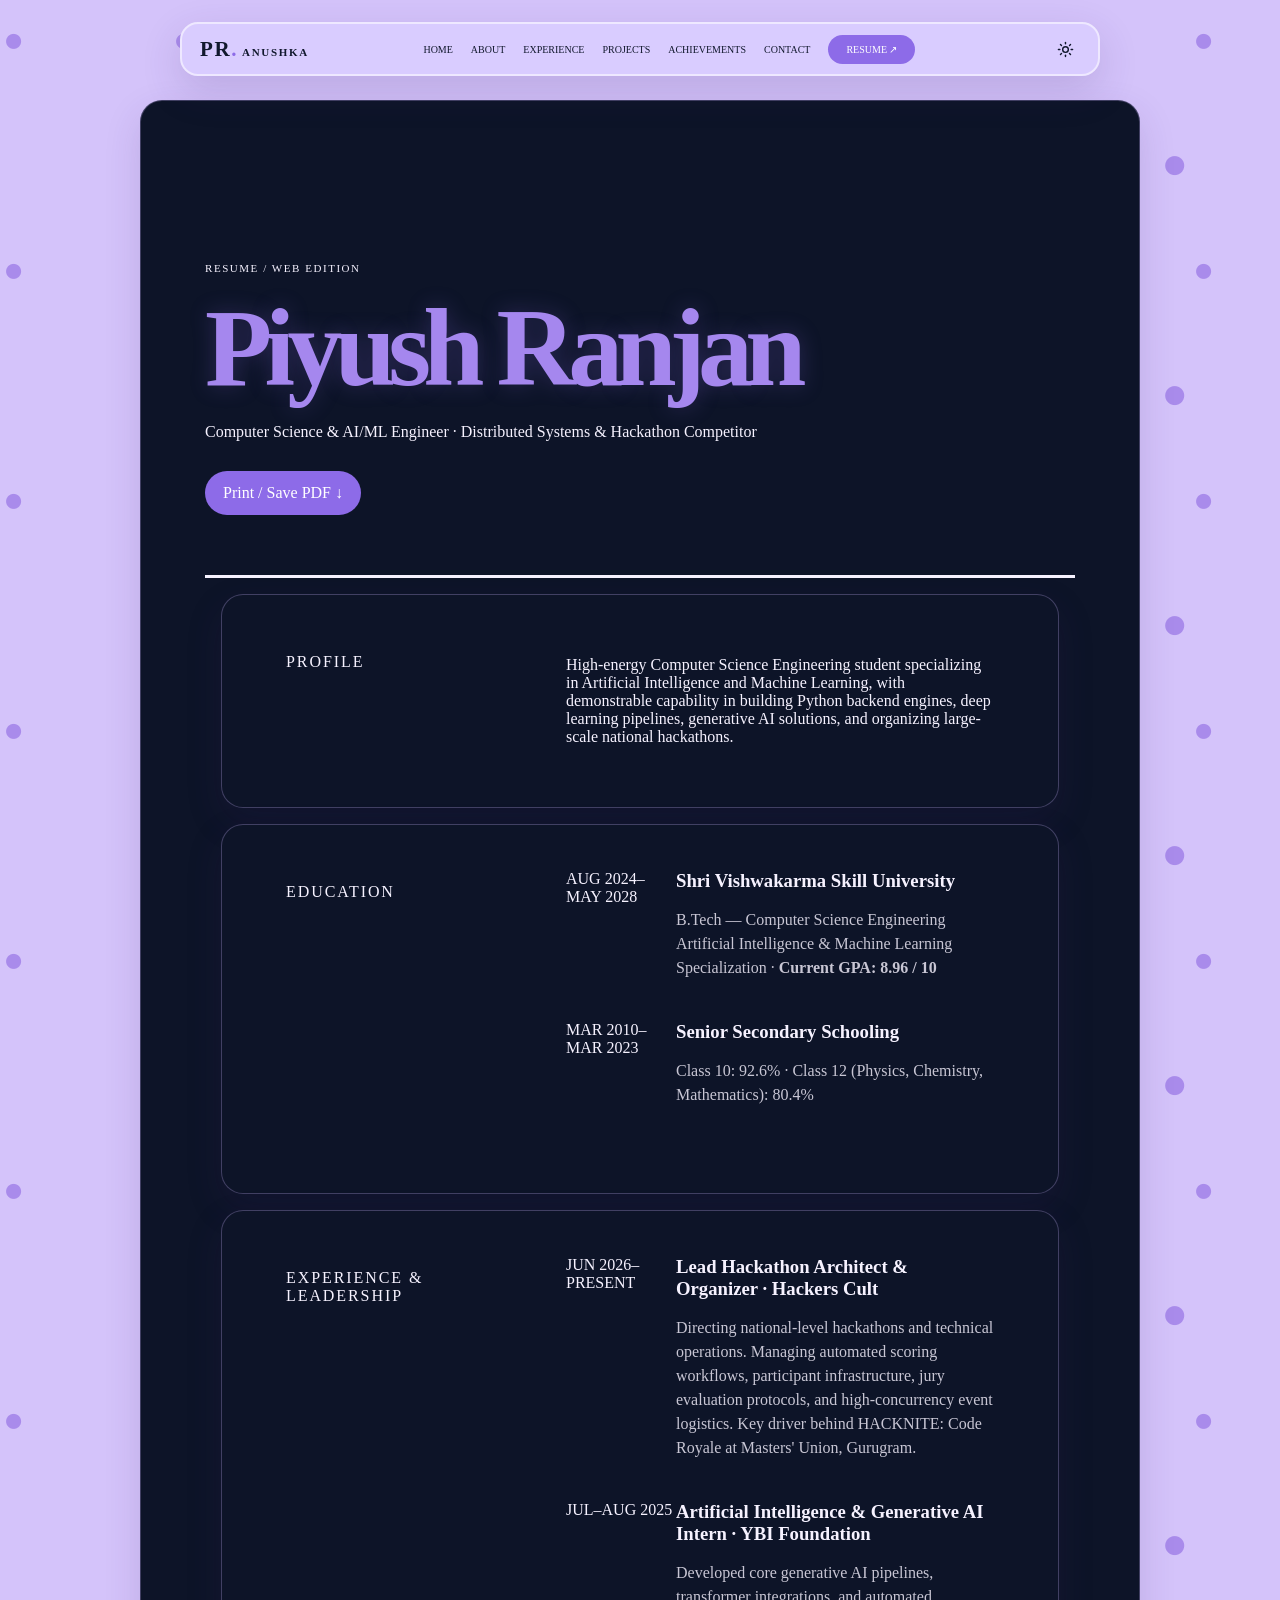
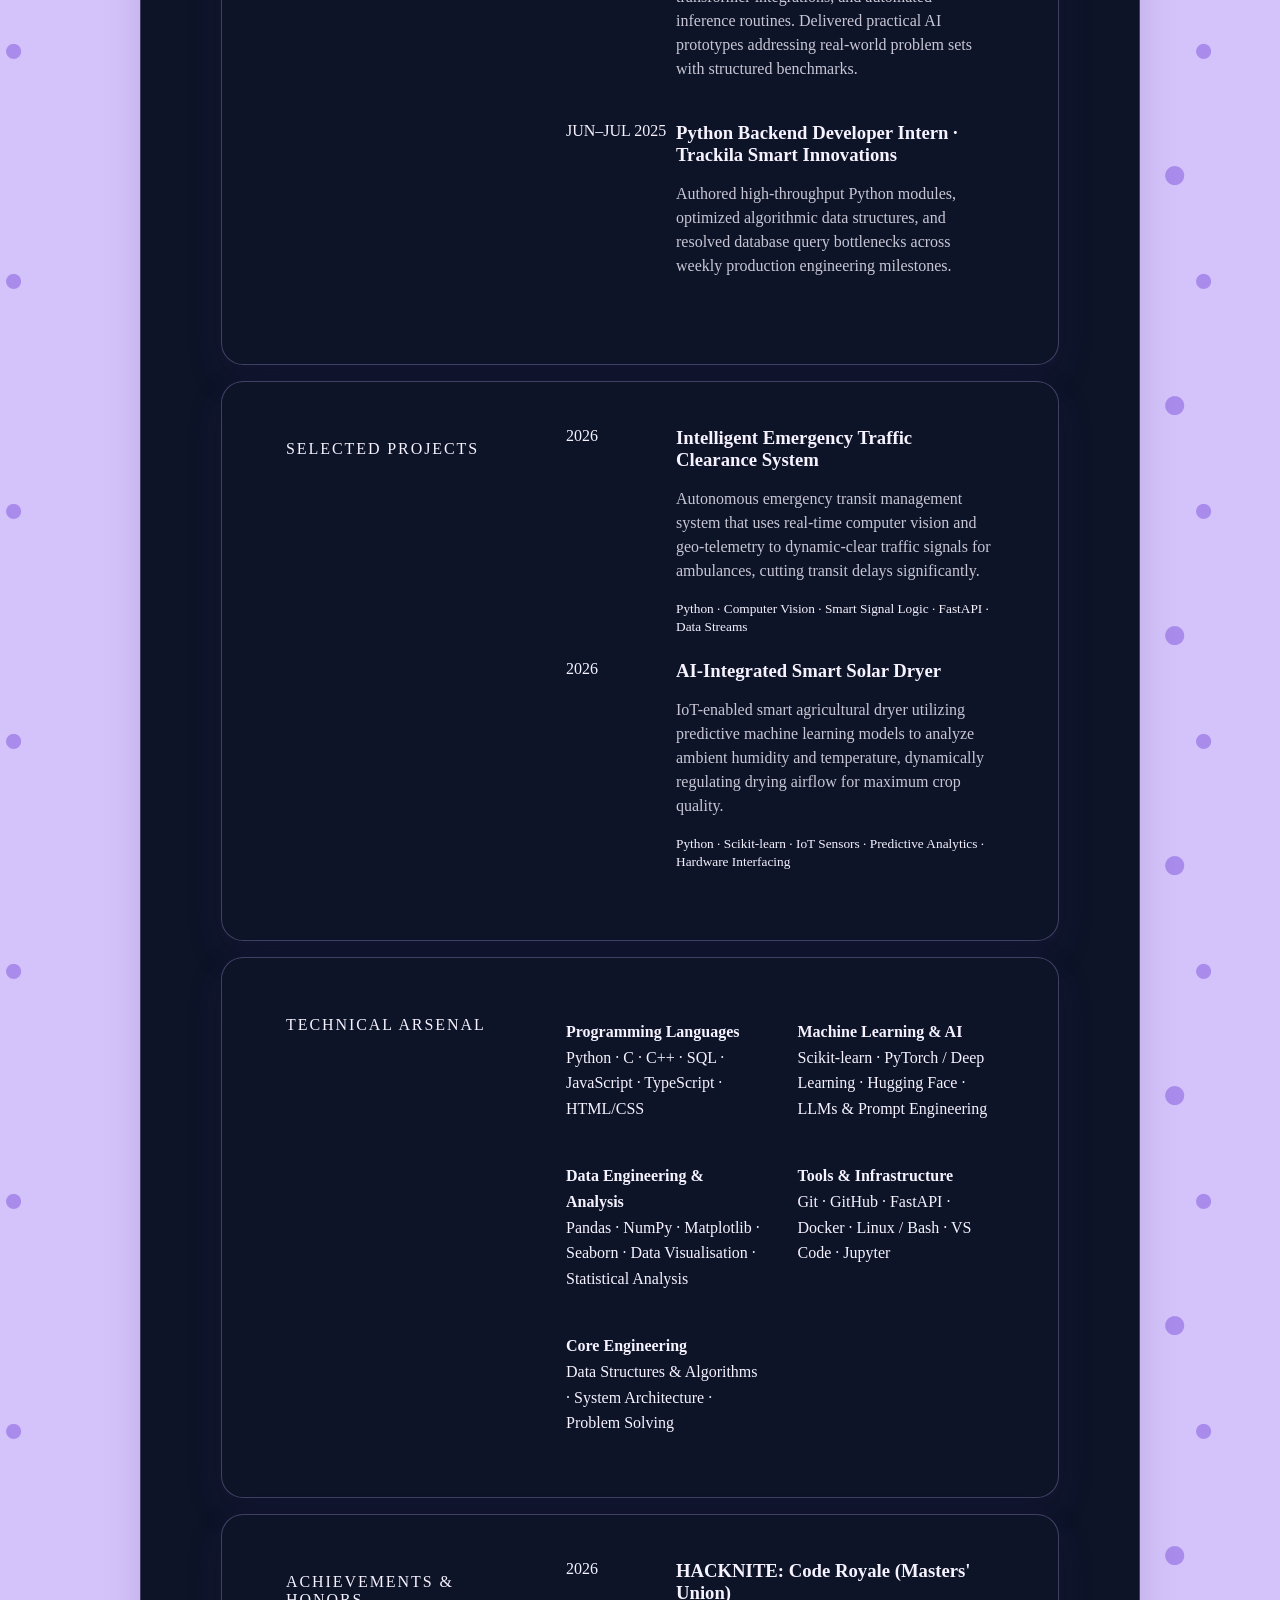
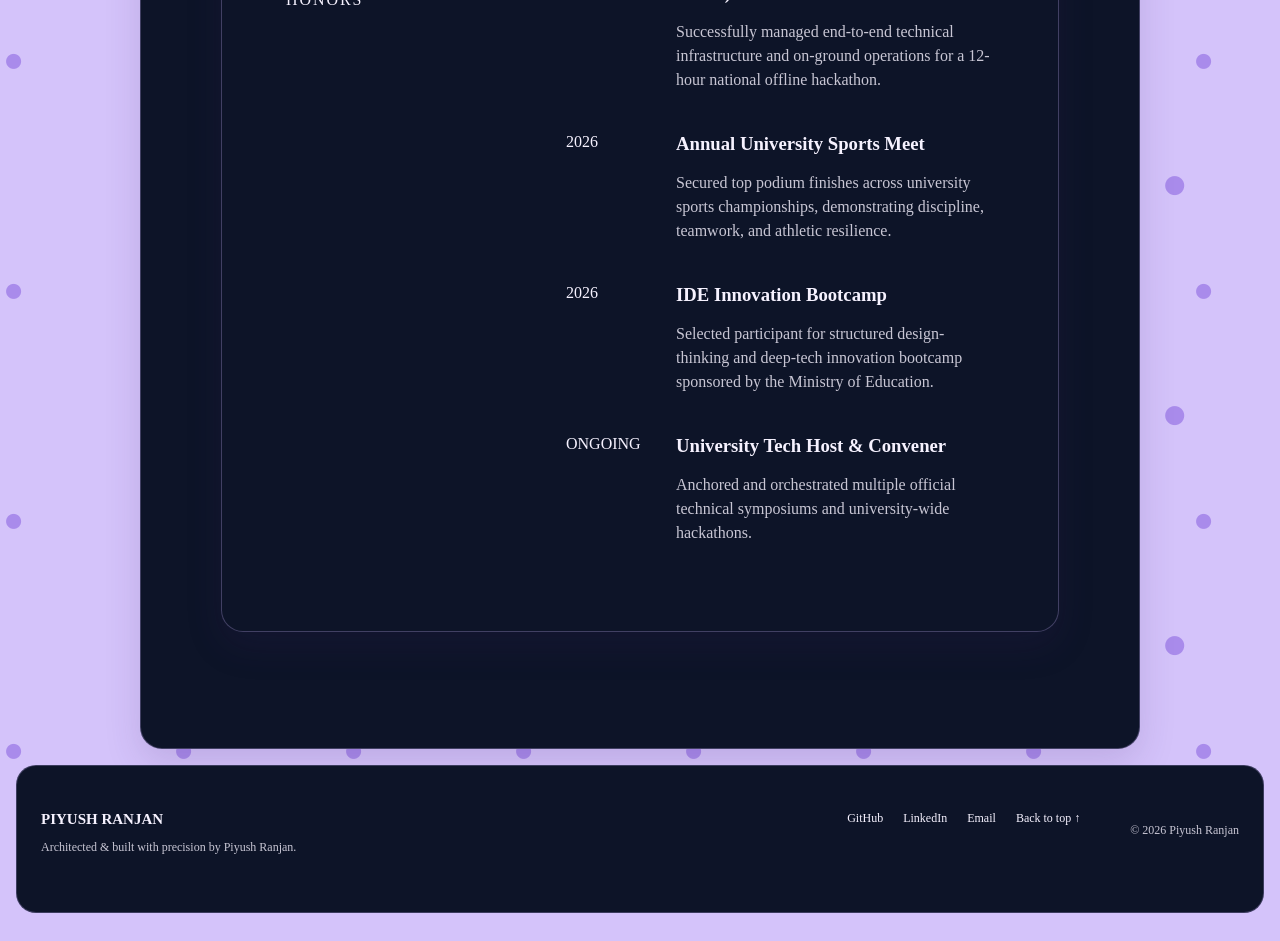
<file: resume.html>
<!DOCTYPE html>
<html lang="en" data-theme="dark">
<head>
  <meta charset="utf-8"/>
  <meta name="viewport" content="width=device-width, initial-scale=1"/>
  <title>Resume | Piyush Ranjan — AI/ML Engineer &amp; Builder</title>
  <meta name="description" content="Official web resume and curriculum vitae of Piyush Ranjan."/>
  <meta name="author" content="Piyush Ranjan"/>
  <meta name="keywords" content="Piyush Ranjan, Resume, CV, AI ML Engineer, Full Stack, Hackathons"/>
  <link rel="stylesheet" href="style.css"/>
  <style>
    @media print {
      .nav-shell, .footer, .resume-download { display: none !important; }
      body { background: white !important; color: black !important; }
      .resume-page { padding-top: 20px !important; }
    }
  </style>
</head>
<body id="top">
  <a class="skip" href="#content">Skip to content</a>

  <!-- Header -->
  <header class="nav-shell">
    <a class="wordmark" aria-label="Piyush Ranjan home" href="index.html">PR<span>.</span></a>
    <nav aria-label="Primary navigation">
      <a href="index.html">Home</a>
      <a href="about.html">About</a>
      <a href="experience.html">Experience</a>
      <a href="index.html#projects">Projects</a>
      <a href="index.html#achievements">Achievements</a>
      <a href="index.html#contact">Contact</a>
      <a class="nav-cta active" href="resume.html">Resume ↗</a>
    </nav>
    <div class="nav-tools">
      <button class="icon-button theme-toggle" aria-label="Toggle light and dark theme" title="Change theme">
        <svg xmlns="http://www.w3.org/2000/svg" width="17" height="17" viewBox="0 0 24 24" fill="none" stroke="currentColor" stroke-width="2" stroke-linecap="round" stroke-linejoin="round" class="lucide lucide-moon theme-moon" aria-hidden="true">
          <path d="M20.985 12.486a9 9 0 1 1-9.473-9.472c.405-.022.617.46.402.803a6 6 0 0 0 8.268 8.268c.344-.215.825-.004.803.401"></path>
        </svg>
        <svg xmlns="http://www.w3.org/2000/svg" width="17" height="17" viewBox="0 0 24 24" fill="none" stroke="currentColor" stroke-width="2" stroke-linecap="round" stroke-linejoin="round" class="lucide lucide-sun theme-sun" aria-hidden="true">
          <circle cx="12" cy="12" r="4"></circle>
          <path d="M12 2v2"></path>
          <path d="M12 20v2"></path>
          <path d="m4.93 4.93 1.41 1.41"></path>
          <path d="m17.66 17.66 1.41 1.41"></path>
          <path d="M2 12h2"></path>
          <path d="M20 12h2"></path>
          <path d="m6.34 17.66-1.41 1.41"></path>
          <path d="m19.07 4.93-1.41 1.41"></path>
        </svg>
      </button>
      <button class="icon-button menu-button" aria-expanded="false" aria-label="Toggle menu">
        <svg xmlns="http://www.w3.org/2000/svg" width="20" height="20" viewBox="0 0 24 24" fill="none" stroke="currentColor" stroke-width="2" stroke-linecap="round" stroke-linejoin="round" class="lucide lucide-menu" aria-hidden="true">
          <path d="M4 5h16"></path>
          <path d="M4 12h16"></path>
          <path d="M4 19h16"></path>
        </svg>
      </button>
    </div>
  </header>

  <div id="content">
    <main class="resume-page wrap">
      <header>
        <p class="eyebrow">Resume / Web edition</p>
        <h1>Piyush Ranjan</h1>
        <p>Computer Science &amp; AI/ML Engineer · Distributed Systems &amp; Hackathon Competitor</p>
        <div class="resume-download compact">
          <a class="button secondary" href="javascript:window.print()">Print / Save PDF ↓</a>
        </div>
      </header>

      <!-- Profile -->
      <section>
        <h2>Profile</h2>
        <div>
          <p>High-energy Computer Science Engineering student specializing in Artificial Intelligence and Machine Learning, with demonstrable capability in building Python backend engines, deep learning pipelines, generative AI solutions, and organizing large-scale national hackathons.</p>
        </div>
      </section>

      <!-- Education -->
      <section>
        <h2>Education</h2>
        <div>
          <article>
            <time>AUG 2024–MAY 2028</time>
            <div>
              <h3>Shri Vishwakarma Skill University</h3>
              <p>B.Tech — Computer Science Engineering<br/>Artificial Intelligence &amp; Machine Learning Specialization · <strong>Current GPA: 8.96 / 10</strong></p>
            </div>
          </article>
          <article>
            <time>MAR 2010–MAR 2023</time>
            <div>
              <h3>Senior Secondary Schooling</h3>
              <p>Class 10: 92.6% · Class 12 (Physics, Chemistry, Mathematics): 80.4%</p>
            </div>
          </article>
        </div>
      </section>

      <!-- Experience & Leadership -->
      <section>
        <h2>Experience &amp; Leadership</h2>
        <div>
          <article>
            <time>JUN 2026–PRESENT</time>
            <div>
              <h3>Lead Hackathon Architect &amp; Organizer · Hackers Cult</h3>
              <p>Directing national-level hackathons and technical operations. Managing automated scoring workflows, participant infrastructure, jury evaluation protocols, and high-concurrency event logistics. Key driver behind HACKNITE: Code Royale at Masters' Union, Gurugram.</p>
            </div>
          </article>
          <article>
            <time>JUL–AUG 2025</time>
            <div>
              <h3>Artificial Intelligence &amp; Generative AI Intern · YBI Foundation</h3>
              <p>Developed core generative AI pipelines, transformer integrations, and automated inference routines. Delivered practical AI prototypes addressing real-world problem sets with structured benchmarks.</p>
            </div>
          </article>
          <article>
            <time>JUN–JUL 2025</time>
            <div>
              <h3>Python Backend Developer Intern · Trackila Smart Innovations</h3>
              <p>Authored high-throughput Python modules, optimized algorithmic data structures, and resolved database query bottlenecks across weekly production engineering milestones.</p>
            </div>
          </article>
        </div>
      </section>

      <!-- Selected Projects -->
      <section>
        <h2>Selected Projects</h2>
        <div>
          <article>
            <time>2026</time>
            <div>
              <h3>Intelligent Emergency Traffic Clearance System</h3>
              <p>Autonomous emergency transit management system that uses real-time computer vision and geo-telemetry to dynamic-clear traffic signals for ambulances, cutting transit delays significantly.</p>
              <small>Python · Computer Vision · Smart Signal Logic · FastAPI · Data Streams</small>
            </div>
          </article>
          <article>
            <time>2026</time>
            <div>
              <h3>AI-Integrated Smart Solar Dryer</h3>
              <p>IoT-enabled smart agricultural dryer utilizing predictive machine learning models to analyze ambient humidity and temperature, dynamically regulating drying airflow for maximum crop quality.</p>
              <small>Python · Scikit-learn · IoT Sensors · Predictive Analytics · Hardware Interfacing</small>
            </div>
          </article>
        </div>
      </section>

      <!-- Skills -->
      <section>
        <h2>Technical Arsenal</h2>
        <div>
          <div class="resume-skills">
            <p>
              <strong>Programming Languages</strong><br/>
              Python · C · C++ · SQL · JavaScript · TypeScript · HTML/CSS
            </p>
            <p>
              <strong>Machine Learning &amp; AI</strong><br/>
              Scikit-learn · PyTorch / Deep Learning · Hugging Face · LLMs &amp; Prompt Engineering
            </p>
            <p>
              <strong>Data Engineering &amp; Analysis</strong><br/>
              Pandas · NumPy · Matplotlib · Seaborn · Data Visualisation · Statistical Analysis
            </p>
            <p>
              <strong>Tools &amp; Infrastructure</strong><br/>
              Git · GitHub · FastAPI · Docker · Linux / Bash · VS Code · Jupyter
            </p>
            <p>
              <strong>Core Engineering</strong><br/>
              Data Structures &amp; Algorithms · System Architecture · Problem Solving
            </p>
          </div>
        </div>
      </section>

      <!-- Achievements -->
      <section>
        <h2>Achievements &amp; Honors</h2>
        <div>
          <article>
            <time>2026</time>
            <div>
              <h3>HACKNITE: Code Royale (Masters' Union)</h3>
              <p>Successfully managed end-to-end technical infrastructure and on-ground operations for a 12-hour national offline hackathon.</p>
            </div>
          </article>
          <article>
            <time>2026</time>
            <div>
              <h3>Annual University Sports Meet</h3>
              <p>Secured top podium finishes across university sports championships, demonstrating discipline, teamwork, and athletic resilience.</p>
            </div>
          </article>
          <article>
            <time>2026</time>
            <div>
              <h3>IDE Innovation Bootcamp</h3>
              <p>Selected participant for structured design-thinking and deep-tech innovation bootcamp sponsored by the Ministry of Education.</p>
            </div>
          </article>
          <article>
            <time>ONGOING</time>
            <div>
              <h3>University Tech Host &amp; Convener</h3>
              <p>Anchored and orchestrated multiple official technical symposiums and university-wide hackathons.</p>
            </div>
          </article>
        </div>
      </section>
    </main>
  </div>

  <!-- Footer -->
  <footer class="footer">
    <div class="wrap footer-grid">
      <div>
        <strong>PIYUSH RANJAN</strong>
        <p>Architected &amp; built with precision by Piyush Ranjan.</p>
      </div>
      <div class="footer-links">
        <a href="https://github.com/piyushranjan" target="_blank" rel="noopener">GitHub</a>
        <a href="https://linkedin.com/in/piyushranjan" target="_blank" rel="noopener">LinkedIn</a>
        <a href="mailto:piyushranjan.dev@gmail.com">Email</a>
        <a href="#top">Back to top ↑</a>
      </div>
      <p>© 2026 Piyush Ranjan</p>
    </div>
  </footer>

  <script src="main.js"></script>
</body>
</html>
</file>
<file: style.css>
@import url('https://fonts.googleapis.com/css2?family=Geist+Mono:wght@100..900&family=Geist:wght@100..900&family=Inter:wght@300;400;500;600;700;800;900&display=swap');
.geist_cfd9e230-module__wMpiTW__className{font-family:Geist,Geist Fallback;font-style:normal}.geist_cfd9e230-module__wMpiTW__variable{--font-sans: "Geist", "Inter", -apple-system, BlinkMacSystemFont, "Segoe UI", Roboto, sans-serif;font-style:normal}.geist_mono_3342dced-module__ksAy2q__variable{--font-mono: "Geist Mono", monospace, monospace;--font-mono:ui-monospace, SFMono-Regular, Menlo, Monaco, Consolas, "Liberation Mono", "Courier New", monospace;--spacing:.25rem;--default-transition-duration:.15s;--default-transition-timing-function:cubic-bezier(.4, 0, .2, 1);--default-font-family:var(--font-sans);--default-mono-font-family:var(--font-mono)}}@layer base{*,:after,:before,::backdrop{box-sizing:border-box;border:0 solid;margin:0;padding:0}::file-selector-button{box-sizing:border-box;border:0 solid;margin:0;padding:0}html,:host{-webkit-text-size-adjust:100%;tab-size:4;line-height:1.5;font-family:var(--default-font-family,ui-sans-serif, system-ui, sans-serif, "Apple Color Emoji", "Segoe UI Emoji", "Segoe UI Symbol", "Noto Color Emoji");font-feature-settings:var(--default-font-feature-settings,normal);font-variation-settings:var(--default-font-variation-settings,normal);-webkit-tap-highlight-color:transparent}hr{height:0;color:inherit;border-top-width:1px}abbr:where([title]){-webkit-text-decoration:underline dotted;text-decoration:underline dotted}h1,h2,h3,h4,h5,h6{font-size:inherit;font-weight:inherit}a{color:inherit;-webkit-text-decoration:inherit;-webkit-text-decoration:inherit;-webkit-text-decoration:inherit;-webkit-text-decoration:inherit;text-decoration:inherit}b,strong{font-weight:bolder}code,kbd,samp,pre{font-family:var(--default-mono-font-family,ui-monospace, SFMono-Regular, Menlo, Monaco, Consolas, "Liberation Mono", "Courier New", monospace);font-feature-settings:var(--default-mono-font-feature-settings,normal);font-variation-settings:var(--default-mono-font-variation-settings,normal);font-size:1em}small{font-size:80%}sub,sup{vertical-align:baseline;font-size:75%;line-height:0;position:relative}sub{bottom:-.25em}sup{top:-.5em}table{text-indent:0;border-color:inherit;border-collapse:collapse}:-moz-focusring{outline:auto}progress{vertical-align:baseline}summary{display:list-item}ol,ul,menu{list-style:none}img,svg,video,canvas,audio,iframe,embed,object{vertical-align:middle;display:block}img,video{max-width:100%;height:auto}button,input,select,optgroup,textarea{font:inherit;font-feature-settings:inherit;font-variation-settings:inherit;letter-spacing:inherit;color:inherit;opacity:1;background-color:#0000;border-radius:0}::file-selector-button{font:inherit;font-feature-settings:inherit;font-variation-settings:inherit;letter-spacing:inherit;color:inherit;opacity:1;background-color:#0000;border-radius:0}:where(select:is([multiple],[size])) optgroup{font-weight:bolder}:where(select:is([multiple],[size])) optgroup option{padding-inline-start:20px}::file-selector-button{margin-inline-end:4px}::placeholder{opacity:1}@supports (not ((-webkit-appearance:-apple-pay-button))) or (contain-intrinsic-size:1px){::placeholder{color:currentColor}@supports (color:color-mix(in lab, red, red)){::placeholder{color:color-mix(in oklab, currentcolor 50%, transparent)}}}textarea{resize:vertical}::-webkit-search-decoration{-webkit-appearance:none}::-webkit-date-and-time-value{min-height:1lh;text-align:inherit}::-webkit-datetime-edit{display:inline-flex}::-webkit-datetime-edit-fields-wrapper{padding:0}::-webkit-datetime-edit{padding-block:0}::-webkit-datetime-edit-year-field{padding-block:0}::-webkit-datetime-edit-month-field{padding-block:0}::-webkit-datetime-edit-day-field{padding-block:0}::-webkit-datetime-edit-hour-field{padding-block:0}::-webkit-datetime-edit-minute-field{padding-block:0}::-webkit-datetime-edit-second-field{padding-block:0}::-webkit-datetime-edit-millisecond-field{padding-block:0}::-webkit-datetime-edit-meridiem-field{padding-block:0}::-webkit-calendar-picker-indicator{line-height:1}:-moz-ui-invalid{box-shadow:none}button,input:where([type=button],[type=reset],[type=submit]){appearance:button}::file-selector-button{appearance:button}::-webkit-inner-spin-button{height:auto}::-webkit-outer-spin-button{height:auto}[hidden]:where(:not([hidden=until-found])){display:none!important}}@layer components;@layer utilities{.visible{visibility:visible}.start{inset-inline-start:var(--spacing)}.block{display:block}.transition{transition-property:color,background-color,border-color,outline-color,text-decoration-color,fill,stroke,--tw-gradient-from,--tw-gradient-via,--tw-gradient-to,opacity,box-shadow,transform,translate,scale,rotate,filter,-webkit-backdrop-filter,backdrop-filter,display,content-visibility,overlay,pointer-events;transition-timing-function:var(--tw-ease,var(--default-transition-timing-function));transition-duration:var(--tw-duration,var(--default-transition-duration))}}:root{--paper:#f2efe7;--paper-2:#e8e2d7;--ink:#171713;--muted:#6d6a61;--line:#17171332;--accent:#8d6be8;--inverse:#f2efe7;--lightningcss-light:initial;--lightningcss-dark: ;color-scheme:light}html[data-theme=dark]{--paper:#151512;--paper-2:#201f1b;--ink:#f4f0ff;--muted:#aaa69c;--line:#f4f0ff32;--inverse:#171713;--lightningcss-light: ;--lightningcss-dark:initial;color-scheme:dark}*{box-sizing:border-box}html{scroll-behavior:smooth;scroll-padding-top:80px}body{background:var(--paper);color:var(--ink);font-family:var(--font-sans),sans-serif;margin:0;overflow-x:hidden}a{color:inherit;text-decoration:none}button,input,textarea{font:inherit}button{color:inherit}.wrap{width:min(100% - 48px,1280px);margin-inline:auto}.skip{z-index:100;background:var(--ink);color:var(--paper);padding:10px;position:fixed;top:-50px;left:15px}.skip:focus{top:10px}a:focus-visible,button:focus-visible,input:focus-visible,textarea:focus-visible{outline:2px solid var(--accent);outline-offset:4px}.nav-shell{z-index:20;background:var(--paper);justify-content:space-between;align-items:center;height:82px;padding:0 max(24px,50vw - 640px);display:flex;position:fixed;inset:0 0 auto}@supports (color:color-mix(in lab, red, red)){.nav-shell{background:color-mix(in srgb,var(--paper) 91%,transparent)}}.nav-shell{-webkit-backdrop-filter:blur(12px);backdrop-filter:blur(12px);border-bottom:1px solid var(--line);transition:height .25s}.nav-shell.compact{height:64px}.wordmark{letter-spacing:-.05em;font-size:21px;font-weight:800}.wordmark span{color:var(--accent)}nav{align-items:center;gap:25px;font-size:13px;display:flex}nav a{transition:color .2s}nav a:not(.nav-cta):hover{color:var(--accent)}.nav-cta{border:1px solid var(--ink);padding:9px 14px}.nav-tools{gap:7px;margin-left:20px;display:flex}.icon-button{border:1px solid var(--line);cursor:pointer;background:0 0;place-items:center;width:38px;height:38px;display:grid}.menu-button{display:none}.hero{flex-direction:column;min-height:100svh;padding-top:145px;display:flex}.eyebrow,.project-index,.section-no,.meta{font-family:var(--font-mono),monospace;text-transform:uppercase;letter-spacing:.14em;font-size:11px}.hero h1,.page-hero h1{letter-spacing:-.085em;margin:42px 0 55px;font-size:clamp(57px,11.5vw,160px);font-weight:750;line-height:.79}.hero h1 em,.page-hero h1 em,.contact h2 em{color:#0000;-webkit-text-stroke:1.4px var(--ink);font-style:normal}.hero-bottom{grid-template-columns:1fr auto;align-items:end;gap:55px;width:min(650px,100%);margin-left:auto;display:grid}.hero-copy{letter-spacing:-.025em;margin:0;font-size:clamp(18px,2vw,25px);line-height:1.42}.hero-actions{white-space:nowrap;flex-direction:column;align-items:flex-start;gap:16px;font-size:14px;display:flex}.primary-link,.text-link{border-bottom:1px solid;align-items:center;gap:4px;padding-bottom:4px;font-weight:650;display:inline-flex}.primary-link span{transition:transform .2s;display:inline-block}.primary-link:hover span{transform:translate(3px,-3px)}.hero-meta{border-top:1px solid var(--line);color:var(--muted);font:11px var(--font-mono),monospace;text-transform:uppercase;letter-spacing:.08em;justify-content:space-between;margin-top:auto;padding:28px 0;display:flex}.building,.dark-section{background:var(--ink);color:var(--inverse)}.building{padding:110px 0}.building-grid{grid-template-columns:.8fr 1.35fr 1fr;align-items:start;gap:55px;display:grid}.status{font:11px var(--font-mono),monospace;color:#aaa79f;text-transform:uppercase;margin-top:38px}.status i{background:var(--accent);border-radius:50%;width:7px;height:7px;margin-right:8px;display:inline-block}.building .project-index{color:#aaa79f}.building h2{letter-spacing:-.07em;margin:35px 0 25px;font-size:clamp(64px,8vw,116px);line-height:.8}.project-subtitle{color:#d3d0c8;max-width:350px;font-size:17px;line-height:1.45}.building-copy{padding-top:48px}.building-copy p{color:#b9b5ad;margin:0 0 35px;line-height:1.7}.section h2,.large-title{letter-spacing:-.065em;margin:22px 0;font-size:clamp(42px,6vw,78px);font-weight:680;line-height:.92}.section-no{color:var(--accent)}.about-preview{grid-template-columns:1.1fr .9fr;gap:10vw;display:grid}.editorial-copy{padding-top:65px}.editorial-copy>p:first-child{letter-spacing:-.03em;font-size:clamp(20px,2.2vw,30px);line-height:1.38}.muted{color:var(--muted);line-height:1.7}.section-heading{border-bottom:1px solid var(--line);justify-content:space-between;align-items:flex-end;padding-bottom:35px;display:flex}.work-section{background:var(--paper-2)}.project-row{border-bottom:1px solid var(--line);grid-template-columns:.82fr 1.18fr;align-items:center;gap:7vw;padding:85px 0;display:grid}.project-row:nth-child(2n) .project-info{order:2}.project-info h3,.archive-row h2{letter-spacing:-.06em;margin:25px 0 15px;font-size:clamp(40px,6vw,82px);line-height:.95}.project-info>p:not(.project-index){color:var(--muted);font-size:18px}.tags{flex-wrap:wrap;gap:8px;margin:28px 0;display:flex}.tags span,.case-body aside span{font:10px var(--font-mono),monospace;text-transform:uppercase;border-bottom:1px solid var(--line);margin-right:14px;padding:7px 0}.project-links{gap:22px;font-size:13px;display:flex}.project-visual{aspect-ratio:4/3;color:#171713;isolation:isolate;background:#cfd3c4;border:1px solid #17171325;align-items:flex-end;padding:6%;display:flex;position:relative;overflow:hidden}.project-visual>span{font:11px var(--font-mono),monospace;position:absolute;top:6%;left:6%}.project-visual strong{letter-spacing:-.1em;font-size:clamp(70px,10vw,150px);line-height:.7}.visual-grid{z-index:-1;background:repeating-linear-gradient(0deg,#0000 0 25px,#17171342 26px),repeating-linear-gradient(90deg,#0000 0 25px,#17171342 26px);position:absolute;inset:10% 8% 14% 38%;transform:rotate(-8deg)}.timeline{border-top:1px solid var(--line);margin-top:60px}.timeline article{border-bottom:1px solid var(--line);grid-template-columns:180px 1fr;padding:35px 0;display:grid}.timeline time{font:11px var(--font-mono),monospace}.timeline h3,.timeline h2{margin:8px 0;font-size:25px}.timeline .org{font-weight:650}.timeline article>div>p:last-child{color:var(--muted);max-width:670px;line-height:1.6}.placeholder{opacity:.55}.events-section{color:#171713;background:#8d6be8}.section-intro{font-size:21px}.event-grid{grid-template-columns:1.2fr 1fr .9fr;align-items:end;margin-top:65px;display:grid}.event{border:1px solid #171713;flex-direction:column;justify-content:space-between;min-height:470px;padding:28px;display:flex}.event:nth-child(2){min-height:390px}.event:nth-child(3){min-height:330px}.event h3{letter-spacing:-.05em;font-size:clamp(35px,4vw,60px);line-height:.9}.event>p,.event strong{font:11px var(--font-mono),monospace;text-transform:uppercase}.event div p{line-height:1.55}.event-ink{color:#eee9de;background:#171713}.skills-section{grid-template-columns:.7fr 1fr 1.2fr;gap:6vw;display:grid}.skills-section h2{margin-top:0}.skill-groups{border-top:1px solid var(--line)}.skill-groups div{border-bottom:1px solid var(--line);padding:20px 0}.skill-groups h3{margin:0 0 8px;font-size:14px}.skill-groups p{color:var(--muted);margin:0;line-height:1.55}.achievement-section>h2{margin-bottom:65px}.clean-list{border-top:1px solid var(--line)}.clean-list article{border-bottom:1px solid var(--line);grid-template-columns:150px .8fr 1fr;gap:30px;padding:30px 0;display:grid}.clean-list time{font:11px var(--font-mono),monospace}.clean-list h3,.clean-list p{margin:0}.clean-list>article>p{color:var(--muted);line-height:1.5}.education-line{border-left:3px solid var(--accent);margin:80px 0 0 25%;padding-left:30px}.education-line h3{font-size:28px}.contact{background:var(--ink);color:var(--inverse);padding:115px 0}.contact h2{letter-spacing:-.08em;margin:60px 0 90px;font-size:clamp(56px,10vw,135px);line-height:.78}.contact h2 em{-webkit-text-stroke-color:var(--inverse)}.contact-grid{border-top:1px solid #f2efe735;grid-template-columns:.7fr 1.3fr;gap:9vw;padding-top:45px;display:grid}.contact-grid>div>p{font-size:28px}.social-row{flex-wrap:wrap;gap:20px;display:flex}.placeholder-label{font:10px var(--font-mono),monospace;text-transform:uppercase;color:var(--accent)}.contact-form{grid-template-columns:1fr 1fr;gap:28px 20px;display:grid}.contact-form label{font:10px var(--font-mono),monospace;text-transform:uppercase;letter-spacing:.12em}.contact-form input,.contact-form textarea{width:100%;color:inherit;resize:vertical;background:0 0;border:0;border-bottom:1px solid #f2efe755;border-radius:0;padding:12px 0;display:block}.contact-form .full{grid-column:1/-1}.form-end{align-items:center;gap:20px;display:flex}.button{border:1px solid var(--ink);cursor:pointer;background:0 0;padding:13px 18px;display:inline-block}.button.inverse{border-color:var(--inverse);color:var(--inverse)}.button:disabled{opacity:.5}.footer{background:var(--paper);border-top:1px solid var(--line);padding:45px 0}.footer-grid{grid-template-columns:1fr auto auto;align-items:start;gap:50px;font-size:12px;display:grid}.footer strong{font-size:15px}.footer-links{gap:20px;display:flex}.inner-page{padding-top:82px}.page-hero{flex-direction:column;min-height:78svh;padding-top:95px;padding-bottom:70px;display:flex}.page-hero>p:last-child{max-width:650px;margin-left:auto;font-size:clamp(18px,2vw,25px);line-height:1.45}.compact-hero h1{font-size:clamp(58px,10vw,135px)}.about-story{grid-template-columns:.8fr 1.2fr;gap:9vw;padding:120px 0;display:grid}.portrait-placeholder{background:var(--paper-2);place-items:center;min-height:590px;display:grid;position:relative;overflow:hidden}.portrait-placeholder:before{content:"";aspect-ratio:1;border:1px solid var(--ink);border-radius:50%;width:80%;position:absolute}.portrait-placeholder span{letter-spacing:-.1em;font-size:120px;font-weight:750}.portrait-placeholder p{font:10px var(--font-mono),monospace;text-transform:uppercase;position:absolute;bottom:20px}.about-story h2{letter-spacing:-.05em;font-size:clamp(38px,5vw,65px);line-height:1}.about-story>div:last-child>p:not(.section-no){color:var(--muted);font-size:18px;line-height:1.7}.three-columns{background:#f2efe733;grid-template-columns:repeat(3,1fr);gap:1px;display:grid}.three-columns article{background:var(--ink);padding:75px 35px}.three-columns p:last-child{color:#aaa69c;line-height:1.6}.interests>div{grid-template-columns:1fr 1fr;margin:55px 0;display:grid}.interests article{border-top:1px solid var(--line);padding:25px 0}.interests article:nth-child(odd){margin-right:35px}.interests p{color:var(--muted)}.filters{flex-wrap:wrap;gap:10px;margin-bottom:70px;display:flex}.filters button{border:0;border-bottom:1px solid var(--line);cursor:pointer;background:0 0;padding:10px}.filters button.active{border-color:var(--accent);color:var(--accent)}.archive-row{border-top:1px solid var(--line);grid-template-columns:.8fr 1.2fr;align-items:center;gap:8vw;padding:65px 0;display:grid}.archive-row .project-visual{max-width:470px}.archive-row>div>p{color:var(--muted);font-size:18px}.case-hero{padding-top:110px}.case-hero h1{letter-spacing:-.085em;margin:70px 0 25px;font-size:clamp(70px,14vw,190px);line-height:.8}.case-hero>p:nth-of-type(2){margin:0 0 70px;font-size:clamp(20px,3vw,35px)}.case-meta{border-top:1px solid var(--line);border-bottom:1px solid var(--line);grid-template-columns:repeat(4,1fr);margin-bottom:70px;display:grid}.case-meta div{border-right:1px solid var(--line);padding:20px}.case-meta span{font:10px var(--font-mono),monospace;text-transform:uppercase;color:var(--muted);margin-bottom:8px;display:block}.case-hero .project-visual{aspect-ratio:2.2}.case-body{grid-template-columns:260px 1fr;gap:9vw;padding:110px 0;display:grid}.case-body aside span{display:block}.case-body>div>section{border-bottom:1px solid var(--line);margin-bottom:70px;padding:0 0 70px}.case-body>div p:not(.section-no),.case-body li{color:var(--muted);font-size:18px;line-height:1.7}.case-body .lead{color:var(--ink)!important;font-size:clamp(24px,3vw,38px)!important;line-height:1.4!important}.case-body li{margin-bottom:10px}.project-pagination{border-top:1px solid var(--line);grid-template-columns:1fr 1fr;padding:45px 0 100px;display:grid}.project-pagination a:last-child{text-align:right}.project-pagination strong{font-size:22px}.simple-grid{grid-template-columns:repeat(3,1fr);gap:50px;margin-top:60px;display:grid}.simple-grid h3{font-size:28px}.simple-grid p:last-child{color:#aaa69c;line-height:1.6}.education-feature{grid-template-columns:.5fr 1fr 1fr;gap:50px;display:grid}.education-feature>div{padding-top:30px;line-height:1.7}.resume-page{max-width:1000px;padding-top:150px;padding-bottom:100px}.resume-page header{border-bottom:3px solid var(--ink);padding-bottom:60px}.resume-page header h1{letter-spacing:-.07em;margin:25px 0;font-size:clamp(55px,10vw,110px);line-height:.9}.resume-download{margin-top:30px}.resume-download p{color:var(--muted);font-size:12px}.resume-page>section{border-bottom:1px solid var(--line);grid-template-columns:230px 1fr;gap:50px;padding:45px 0;display:grid}.resume-page>section>h2{text-transform:uppercase;font:12px var(--font-mono),monospace;letter-spacing:.12em}.resume-page article{grid-template-columns:110px 1fr;margin-bottom:25px;display:grid}.resume-page article h3{margin:0}.resume-page article p{color:var(--muted);line-height:1.5}.resume-page time{font:10px var(--font-mono),monospace}.resume-skills{grid-template-columns:1fr 1fr;gap:10px 35px;line-height:1.6;display:grid}.not-found{flex-direction:column;justify-content:center;align-items:flex-start;min-height:85svh;padding-top:150px;display:flex}.not-found h1{letter-spacing:-.1em;margin:70px 0;font-size:clamp(140px,30vw,430px);line-height:.6}.not-found h2{font-size:28px}.loading{min-height:80vh;padding-top:160px}.loading div{background:var(--paper-2);height:28px;margin:20px 0;animation:1.5s infinite pulse}.loading div:nth-child(2){height:190px}.loading div:nth-child(3){width:60%}@keyframes pulse{50%{opacity:.5}}@media (max-width:900px){.skills-section,.education-feature{grid-template-columns:1fr}.skills-section h2{margin-bottom:30px}.event-grid{grid-template-columns:1fr}.event,.event:nth-child(2),.event:nth-child(3){min-height:320px}.clean-list article{grid-template-columns:110px 1fr}.clean-list article>p{grid-column:2}.three-columns{grid-template-columns:1fr}.simple-grid{grid-template-columns:1fr;gap:25px}.case-body{grid-template-columns:1fr}.case-body aside{flex-wrap:wrap;display:flex}.case-meta{grid-template-columns:1fr 1fr}}@media (max-width:760px){.wrap{width:min(100% - 30px,1280px)}.nav-shell{height:66px;padding:0 15px}.nav-shell nav{background:var(--paper);border-bottom:1px solid var(--line);flex-direction:column;align-items:stretch;padding:35px 15px;font-size:18px;display:none;position:absolute;top:66px;left:0;right:0}.nav-shell nav.open{display:flex}.nav-tools{margin-left:auto}.menu-button{display:grid}.hero{padding-top:115px}.hero h1{margin:35px 0 55px}.hero-bottom{grid-template-columns:1fr;gap:28px}.hero-actions{flex-direction:row;gap:25px}.hero-meta{gap:20px}.hero-meta span:last-child{display:none}.building{padding:75px 0}.building-grid,.about-preview,.project-row,.archive-row,.about-story,.contact-grid{grid-template-columns:1fr;gap:35px}.status{margin-top:20px}.building-copy,.editorial-copy{padding-top:0}.section-heading{align-items:flex-start;gap:25px}.project-row{padding:55px 0}.project-row:nth-child(2n) .project-info{order:0}.timeline article{grid-template-columns:85px 1fr}.skills-section{display:block}.skill-groups{margin-top:45px}.clean-list article{grid-template-columns:1fr}.clean-list article>p{grid-column:auto}.education-line{margin-left:0}.contact{padding:80px 0}.contact h2{margin:45px 0 65px}.contact-form{grid-template-columns:1fr}.contact-form .full{grid-column:auto}.footer-grid{grid-template-columns:1fr}.footer-links{flex-wrap:wrap}.page-hero{min-height:70svh;padding-top:75px}.about-story{padding:80px 0}.portrait-placeholder{min-height:430px}.interests>div{grid-template-columns:1fr}.interests article:nth-child(odd){margin-right:0}.archive-row .project-visual{order:-1}.case-meta{grid-template-columns:1fr}.case-meta div{border-right:0;border-bottom:1px solid var(--line)}.case-body{padding:70px 0}.simple-grid,.education-feature{grid-template-columns:1fr}.resume-page{padding-top:110px}.resume-page>section{grid-template-columns:1fr;gap:20px}.resume-page article{grid-template-columns:80px 1fr}.resume-skills{grid-template-columns:1fr}}@media (max-width:430px){.hero h1,.page-hero h1{font-size:clamp(48px,17vw,73px)}.hero-copy{font-size:18px}.hero-actions{font-size:13px}.section h2{font-size:40px}.section-heading{display:block}.section-heading>a{margin-top:20px;display:inline-block}.project-visual{aspect-ratio:1}.timeline article{grid-template-columns:1fr}.timeline time{margin-bottom:12px}.contact h2{font-size:52px}.case-hero h1{font-size:65px}.case-hero .project-visual{aspect-ratio:1}.resume-page article{grid-template-columns:1fr}.resume-page time{margin-bottom:8px}.not-found h1{font-size:150px}}@media (prefers-reduced-motion:reduce){*{scroll-behavior:auto!important;transition:none!important;animation:none!important}}:root,:root[data-theme=dark]{--paper:#e8e0ff;--paper-2:#d3c3fa;--ink:#f6f2ff;--muted:#b9b8c9;--line:#bda7f43d;--accent:#8d6be8;--inverse:#0d1428;--lightningcss-light: ;--lightningcss-dark:initial;color-scheme:dark}body{background:var(--paper);color:#f6f2ff;background-image:radial-gradient(circle at 8% 18%,#a98beb 0 7px,#0000 8px),radial-gradient(circle at 91% 72%,#a98beb 0 9px,#0000 10px);background-size:170px 230px}.nav-shell{color:#11182d;background:#d9ccff;border:2px solid #eee8ff;border-radius:18px;width:min(100% - 64px,920px);padding:0 18px;top:22px;left:50%;right:auto;transform:translate(-50%);box-shadow:0 14px 40px #3d246f2a;height:54px!important}.nav-shell.compact{top:12px}.wordmark{font-family:var(--font-mono),monospace;letter-spacing:.08em}.wordmark:after{content:" ANUSHKA";font-size:11px}.nav-shell nav{font-family:var(--font-mono),monospace;text-transform:uppercase;gap:18px;font-size:10px}.nav-cta{color:#fff;background:#8d6be8;border:0;border-radius:999px;padding:9px 18px}.icon-button{color:#11182d;border:0;width:30px;height:30px}.footer{color:#f6f2ff;background:#0d1428;border:1px solid #bda7f444;border-radius:20px;width:min(100% - 32px,1280px);margin:16px auto 28px}.footer p{color:#aaa8bb}#content>main>section,.inner-page>section,.inner-page>header,.resume-page,.not-found{background:#0d1428;border:1px solid #c0acf44a;border-radius:22px;width:min(100% - 32px,1280px);margin:16px auto;padding-left:clamp(24px,5vw,70px);padding-right:clamp(24px,5vw,70px);box-shadow:0 14px 36px #3b246725}.hero{min-height:720px;padding-top:160px;position:relative;overflow:hidden;background:#0d1428!important}.hero:after{content:"";filter:saturate(.75)contrast(1.04);background:linear-gradient(#0000 60%,#7950d826),none top/cover no-repeat;width:43%;height:86%;position:absolute;bottom:0;right:3%;-webkit-mask-image:linear-gradient(#000 80%,#0000);mask-image:linear-gradient(#000 80%,#0000)}.hero:before{content:"✿";color:#8d6be8;z-index:1;font-size:35px;position:absolute;top:25%;right:38%}.hero h1{font-family:var(--font-mono),monospace;letter-spacing:-.07em;z-index:2;max-width:68%;font-size:clamp(46px,7vw,94px);line-height:.95;position:relative}.hero h1 em{color:#9f7dec;-webkit-text-stroke:0}.hero-bottom{z-index:2;grid-template-columns:1fr;width:min(540px,55%);margin:0;position:relative}.hero-copy{font:14px/1.75 var(--font-mono),monospace}.hero-actions{flex-direction:row}.hero .primary-link{color:#fff;background:#8d6be8;border:0;border-radius:999px;padding:12px 20px}.hero-meta{z-index:2;color:#aaa8bb;border-color:#a88cef45;position:relative}.building{padding-top:75px;padding-bottom:75px;background:linear-gradient(100deg,#151c35,#241743)!important}.building h2,.section h2,.large-title,.page-hero h1,.case-hero h1,.resume-page header h1{font-family:var(--font-mono),monospace;color:#a587ee;text-shadow:0 0 22px #8d6be840}.building .primary-link,.text-link{color:#ac91f0}.section{padding-top:80px;padding-bottom:80px}.about-preview,.skills-section,.education-feature{background:#0d1428!important}.about-preview:before{content:"✿";color:#9b78eb;filter:drop-shadow(0 0 22px #8d6be8);align-self:center;font-size:100px}.about-preview>div:first-child{grid-column:1}.about-preview{grid-template-columns:.35fr .8fr 1fr;gap:4vw}.about-preview .editorial-copy{grid-column:3}.work-section,.events-section,.dark-section,.contact{background:#0d1428!important}.project-row,.archive-row{background:#111a31;border:1px solid #b096f128;border-radius:12px;grid-template-columns:1fr 1fr;margin:18px 0;padding:24px}.project-info h3,.archive-row h2{color:#a587ee;font-family:var(--font-mono),monospace;font-size:clamp(30px,4vw,52px)}.project-visual{background:#171f39;border-color:#9b78eb55;border-radius:10px;box-shadow:inset 0 0 80px #8058dc1c}.visual-grid{background:repeating-linear-gradient(0deg,#0000 0 25px,#9f7dec42 26px),repeating-linear-gradient(90deg,#0000 0 25px,#9f7dec42 26px)}.project-visual strong{color:#9b78eb}.visual-1{background:#21173e}.visual-2{background:#151d34}.timeline article,.clean-list article,.skill-groups div{border-color:#b59cf238}.timeline h3,.timeline h2,.clean-list h3,.skill-groups h3{color:#ab90ef}.timeline article.placeholder{opacity:1}.event-grid{align-items:stretch;gap:14px}.event,.event:nth-child(2),.event:nth-child(3){color:#f5f1ff;background:#111a31;border-color:#b39af255;border-radius:12px;min-height:280px}.event h3{color:#a587ee}.event-ink{background:#17112e}.event-sand{background:#1d1734}.education-line{background:#111a31;border-left-color:#8d6be8;border-radius:0 12px 12px 0;padding:25px}.contact h2{font-family:var(--font-mono),monospace;color:#a587ee;font-size:clamp(48px,8vw,105px)}.contact h2 em{color:#0000;-webkit-text-stroke-color:#a587ee}.contact-form input,.contact-form textarea{background:#111a31;border:1px solid #b298f23c;border-radius:7px;margin-top:8px;padding:12px}.button,.button.inverse{color:#fff;background:#8d6be8;border:0;border-radius:999px}.page-hero{min-height:570px;background:#0d1428!important}.page-hero h1{font-size:clamp(48px,8vw,105px)}.page-hero h1 em{color:#f6f2ff;-webkit-text-stroke:0}.portrait-placeholder{background:none 50%/cover no-repeat;border:1px solid #b49af14f;border-radius:14px;box-shadow:0 0 45px #8d6be830}.portrait-placeholder:before,.portrait-placeholder span,.portrait-placeholder p{display:none}.three-columns{background:0 0;gap:14px}.three-columns article,.simple-grid article{background:#111a31;border:1px solid #b096f13b;border-radius:12px}.three-columns article{padding:36px 28px}.filters button{color:#f6f2ff;border-color:#a98def42}.filters button.active{color:#fff;background:#8d6be8;border-radius:999px}.case-hero .project-visual{border-radius:14px}.case-meta,.case-meta div,.case-body>div>section{border-color:#b298f233}.resume-page{margin-top:100px!important}.resume-page>section{border-color:#b298f23d}.resume-download{gap:12px;display:flex}.not-found{margin-top:100px!important}.not-found h1{color:#9874ea}.loading{background:#0d1428!important}.loading div{background:#17213b}@media (max-width:760px){.nav-shell{width:calc(100% - 24px);top:10px}.nav-shell nav{color:#11182d;background:#d9ccff;border-radius:14px;top:58px;left:0;right:0}.nav-shell .wordmark:after{display:none}#content>main>section,.inner-page>section,.inner-page>header,.resume-page,.not-found{border-radius:16px;width:calc(100% - 20px);margin:10px auto}.hero{min-height:760px;padding-top:125px}.hero:after{opacity:.72;width:80%;height:58%;right:-10%}.hero:before{top:47%;right:76%}.hero h1{max-width:100%;font-size:clamp(42px,14vw,70px)}.hero-bottom{width:100%}.hero-copy{max-width:80%}.hero-meta{margin-top:auto}.about-preview{grid-template-columns:1fr}.about-preview:before{font-size:70px}.about-preview>div:first-child,.about-preview .editorial-copy{grid-column:auto}.project-row,.archive-row{grid-template-columns:1fr;padding:16px}.contact{padding-left:22px!important;padding-right:22px!important}.footer{width:calc(100% - 20px)}}:root,:root[data-theme=dark]{--page-bg:#d4c3fa;--surface:#0d1428;--surface-soft:#111a31;--surface-raised:#17213b;--on-surface:#f6f2ff;--on-muted:#c8c6d4;--field:#111a31;--field-border:#b59df373;--nav-bg:#d9ccff;--nav-text:#11182d}:root[data-theme=light]{--page-bg:#eee9ff;--surface:#fbfaff;--surface-soft:#f0ebff;--surface-raised:#e4dbff;--on-surface:#17182a;--on-muted:#5f5c6e;--field:#fff;--field-border:#7655c980;--nav-bg:#f7f4ff;--nav-text:#17182a;--line:#6541ad38;--inverse:#17182a;--lightningcss-light:initial;--lightningcss-dark: ;color-scheme:light}body{background-color:var(--page-bg);color:var(--on-surface);transition:background-color .35s,color .35s}.nav-shell{background:var(--nav-bg);color:var(--nav-text);transition:top .25s,background-color .35s,color .35s,box-shadow .25s}.icon-button{color:var(--nav-text);transition:background-color .2s,transform .2s}.icon-button:hover{background:#8d6be824;transform:translateY(-1px)}.theme-toggle{position:relative}.theme-toggle svg{transition:opacity .2s,transform .3s;position:absolute}.theme-moon{opacity:0;transform:rotate(-45deg)scale(.7)}.theme-sun,:root[data-theme=light] .theme-moon{opacity:1;transform:rotate(0)scale(1)}:root[data-theme=light] .theme-sun{opacity:0;transform:rotate(45deg)scale(.7)}#content>main>section,.inner-page>section,.inner-page>header,.resume-page,.not-found,.footer{color:var(--on-surface);transition:background-color .35s,color .35s,border-color .35s;background:var(--surface)!important}.building,.work-section,.events-section,.dark-section,.contact,.about-preview,.skills-section,.education-feature,.page-hero,.loading{color:var(--on-surface);background:var(--surface)!important}.building{background:linear-gradient(100deg,var(--surface-raised),var(--surface))!important}.footer p,.muted,.editorial-copy .muted,.timeline article>div>p:last-child,.skill-groups p,.clean-list>article>p,.project-info>p:not(.project-index),.archive-row>div>p,.case-body>div p:not(.section-no),.case-body li,.resume-page article p{color:var(--on-muted)}.project-row,.archive-row,.event,.three-columns article,.simple-grid article,.education-line{background:var(--surface-soft);color:var(--on-surface)}.project-visual,.visual-1,.visual-2{background:var(--surface-raised)}.project-row,.archive-row,.event,.three-columns article,.simple-grid article,.project-visual{transition:transform .25s,border-color .25s,box-shadow .25s,background-color .35s}.project-row:hover,.archive-row:hover,.event:hover,.three-columns article:hover,.simple-grid article:hover{border-color:#a587ee8c;transform:translateY(-3px);box-shadow:0 16px 35px #311d6124}.project-row:hover .project-visual,.archive-row:hover .project-visual{box-shadow:inset 0 0 90px #8058dc2e,0 12px 30px #311d6124}.filters button,.button,.primary-link,.text-link,.project-links a,.footer a,.social-row a{transition:transform .2s,color .2s,background-color .2s,opacity .2s}.filters button:hover,.project-links a:hover,.footer a:hover,.social-row a:hover{color:#8d6be8}.button:hover,.hero .primary-link:hover{transform:translateY(-2px);box-shadow:0 8px 22px #8d6be842}.text-link:hover{transform:translate(3px)}.hero:after,.portrait-placeholder{background-position:70%}.hero-copy,.hero-meta,.project-subtitle,.building-copy p{color:var(--on-muted)}.hero-actions>a:not(.primary-link){min-height:42px;color:var(--on-surface);background:#8d6be80d;border:1.5px solid #ad92f0;border-radius:999px;justify-content:center;align-items:center;padding:10px 20px;font-weight:700;transition:transform .2s,background-color .2s,border-color .2s,box-shadow .2s;display:inline-flex}.hero-actions>a:not(.primary-link):hover{background:#8d6be824;border-color:#c0acf4;transform:translateY(-2px);box-shadow:0 8px 22px #8d6be824}.contact-grid{border-color:var(--field-border)}.contact-grid>div>p{color:var(--on-surface)}.contact-form-wrap{min-width:0}.form-heading{margin-bottom:28px}.form-heading .eyebrow{color:#ad92f0;margin:0 0 8px;font-weight:800}.form-heading>p:last-child{color:var(--on-muted);margin:0;font-size:14px;line-height:1.5}.contact-form{gap:24px 18px}.contact-form label{color:var(--on-surface);letter-spacing:.08em;font-size:11px;font-weight:750;display:block}.contact-form label span{margin-bottom:8px;display:block}.contact-form input,.contact-form textarea{background:var(--field);border:1.5px solid var(--field-border);color:var(--on-surface);caret-color:#8d6be8;min-height:48px;margin-top:0;padding:13px 14px;transition:border-color .2s,box-shadow .2s,background-color .35s;box-shadow:inset 0 1px #ffffff0d}.contact-form textarea{min-height:140px}.contact-form input::placeholder,.contact-form textarea::placeholder{color:var(--on-muted);opacity:.72;text-transform:none;letter-spacing:0}.contact-form input:hover,.contact-form textarea:hover{border-color:#ad92f0}.contact-form input:focus,.contact-form textarea:focus{border-color:#8d6be8;outline:0;box-shadow:0 0 0 3px #8d6be828}.form-end{min-height:44px}.form-status{color:var(--on-muted);text-transform:none;letter-spacing:0;margin:0;font-size:13px}.form-status.sent{color:#65d9a6}.form-status.error{color:#c2aff4}@media (max-width:760px){.hero:after{opacity:.62;background-position:70%;width:76%;right:0}.portrait-placeholder{background-position:70%}.contact-form{gap:20px}.contact-form input,.contact-form textarea{font-size:16px}.form-end{flex-direction:column;align-items:flex-start}.nav-shell nav{background:var(--nav-bg);color:var(--nav-text)}html{scroll-padding-top:76px}body{background-size:120px 180px}.wrap{width:100%}#content>main>section,.inner-page>section,.inner-page>header,.resume-page,.not-found{border-radius:16px;width:calc(100% - 16px);margin:8px auto;padding-left:20px;padding-right:20px}.nav-shell{border-radius:15px;width:calc(100% - 16px);max-width:none;padding:0 12px;top:8px}.nav-shell nav{gap:4px;max-height:calc(100svh - 78px);padding:20px;top:60px;overflow-y:auto;box-shadow:0 18px 38px #1b123f40}.nav-shell nav a{border-bottom:1px solid #2117461f;padding:12px 8px}.nav-shell nav .nav-cta{text-align:center;border:0;margin-top:8px}.nav-tools{gap:4px}.hero{min-height:calc(100svh - 16px);padding-top:108px;padding-bottom:22px}.hero:after{opacity:.52;background-position:66% 28%;width:92%;height:54%;bottom:0;right:-14%}.hero:before{display:none}.hero h1{overflow-wrap:anywhere;max-width:none;margin:24px 0 28px;font-size:clamp(39px,13vw,64px);line-height:.94}.hero-bottom{gap:18px}.hero-copy{max-width:100%;text-shadow:0 1px 10px var(--surface);font-size:13px;line-height:1.65}.hero-actions{white-space:normal;grid-template-columns:1fr 1fr;gap:10px;width:100%;display:grid}.hero-actions a,.hero-actions>a:not(.primary-link){text-align:center;justify-content:center;width:100%;min-height:46px;padding:11px 12px}.hero-meta{margin-top:auto;padding:18px 0 0;line-height:1.5}.building,.section,.contact{padding-top:58px;padding-bottom:58px}.building-grid,.about-preview,.project-row,.archive-row,.about-story,.contact-grid{gap:26px}.section h2,.large-title{overflow-wrap:anywhere;font-size:clamp(34px,11vw,48px)}.section-heading{padding-bottom:22px}.project-row,.archive-row{margin:12px 0;padding:15px}.project-info h3,.archive-row h2{font-size:clamp(29px,10vw,42px)}.project-links{flex-wrap:wrap;row-gap:12px}.project-visual strong{font-size:clamp(56px,25vw,100px)}.event-grid{margin-top:35px}.event,.event:nth-child(2),.event:nth-child(3){min-height:260px;padding:22px}.clean-list article{gap:14px;padding:24px 0}.education-line{margin-top:50px;padding:20px}.contact h2{overflow-wrap:anywhere;margin:36px 0 48px;font-size:clamp(38px,12vw,56px);line-height:.88}.contact-grid>div>p{font-size:23px}.contact-form{grid-template-columns:minmax(0,1fr)}.contact-form label,.contact-form .full{grid-column:auto;min-width:0}.contact-form input,.contact-form textarea{max-width:100%}.social-row{row-gap:12px}.footer{width:calc(100% - 16px);margin:8px auto 16px;padding:32px 20px}.footer-grid{gap:24px}.page-hero{min-height:62svh;padding-top:92px;padding-bottom:45px}.page-hero>p:last-child{margin-left:0}.page-hero h1,.compact-hero h1{overflow-wrap:anywhere;font-size:clamp(42px,13vw,66px);line-height:.9}.about-story{padding-top:60px;padding-bottom:60px}.portrait-placeholder{aspect-ratio:4/5;background-position:68%;min-height:0}.case-hero{padding-top:105px}.case-hero h1{margin:45px 0 22px;font-size:clamp(44px,14vw,68px)}.case-meta div{padding:16px 0}.case-body{padding-top:55px;padding-bottom:55px}.case-body>div>section{margin-bottom:45px;padding-bottom:45px}.case-body>div p:not(.section-no),.case-body li{font-size:16px}.resume-page{padding-top:45px;padding-bottom:55px;margin-top:76px!important}.resume-page header h1{font-size:clamp(43px,13vw,64px)}.resume-download{flex-wrap:wrap}}@media (max-width:380px){#content>main>section,.inner-page>section,.inner-page>header,.resume-page,.not-found{padding-left:16px;padding-right:16px}.wordmark{font-size:18px}.hero h1{font-size:clamp(36px,12.5vw,48px)}.hero-actions{grid-template-columns:1fr}.hero:after{width:100%;height:48%}.contact h2{font-size:36px}}@media (max-width:900px) and (orientation:landscape) and (max-height:520px){.hero{min-height:620px}.hero:after{opacity:.55;width:48%;height:72%;right:0}.hero-copy{max-width:55%}}

/* Custom styling & Boy aesthetic enhancements for Piyush Ranjan */
.hero:before {
  content: '⚡' !important;
  color: #a78bfa !important;
  font-size: 32px !important;
  animation: pulse-glow 3s infinite ease-in-out;
}
@keyframes pulse-glow {
  0%, 100% { transform: scale(1) translateY(0); opacity: 0.8; filter: drop-shadow(0 0 10px #8b5cf6); }
  50% { transform: scale(1.15) translateY(-5px); opacity: 1; filter: drop-shadow(0 0 25px #a855f7); }
}

/* Futuristic cyberpunk/dev grid & geometric glow effect for hero */
.hero:after {
  content: '' !important;
  display: block !important;
  background: radial-gradient(circle at 60% 40%, rgba(139, 92, 246, 0.28) 0%, rgba(99, 102, 241, 0.12) 40%, transparent 70%),
              radial-gradient(circle at 80% 70%, rgba(56, 189, 248, 0.15) 0%, transparent 50%) !important;
  width: 50% !important;
  height: 90% !important;
  position: absolute !important;
  bottom: 0 !important;
  right: 0 !important;
  pointer-events: none !important;
  mask-image: linear-gradient(to bottom, black 60%, transparent 100%) !important;
  -webkit-mask-image: linear-gradient(to bottom, black 60%, transparent 100%) !important;
}

/* Smooth badge styles */
.badge-pill {
  display: inline-flex;
  align-items: center;
  gap: 8px;
  background: rgba(139, 92, 246, 0.12);
  border: 1px solid rgba(167, 139, 250, 0.35);
  color: #c4b5fd;
  padding: 6px 14px;
  border-radius: 999px;
  font-size: 13px;
  font-family: var(--font-mono), monospace;
  font-weight: 600;
  margin-bottom: 20px;
}
.badge-pill .pulse-dot {
  width: 8px;
  height: 8px;
  background: #10b981;
  border-radius: 50%;
  box-shadow: 0 0 10px #10b981;
  display: inline-block;
  animation: pulse-ring 2s infinite cubic-bezier(0.455, 0.03, 0.515, 0.955);
}
@keyframes pulse-ring {
  0% { transform: scale(0.95); box-shadow: 0 0 0 0 rgba(16, 185, 129, 0.7); }
  70% { transform: scale(1); box-shadow: 0 0 0 8px rgba(16, 185, 129, 0); }
  100% { transform: scale(0.95); box-shadow: 0 0 0 0 rgba(16, 185, 129, 0); }
}

/* Event color badges */
.event-cyan {
  border-color: rgba(6, 182, 212, 0.4) !important;
  background: linear-gradient(135deg, rgba(6, 182, 212, 0.08), transparent) !important;
}
.event-cyan:hover {
  border-color: #06b6d4 !important;
  box-shadow: 0 16px 35px rgba(6, 182, 212, 0.25) !important;
}
.event-purple {
  border-color: rgba(139, 92, 246, 0.4) !important;
  background: linear-gradient(135deg, rgba(139, 92, 246, 0.08), transparent) !important;
}
.event-purple:hover {
  border-color: #8b5cf6 !important;
  box-shadow: 0 16px 35px rgba(139, 92, 246, 0.25) !important;
}
.event-emerald {
  border-color: rgba(16, 185, 129, 0.4) !important;
  background: linear-gradient(135deg, rgba(16, 185, 129, 0.08), transparent) !important;
}
.event-emerald:hover {
  border-color: #10b981 !important;
  box-shadow: 0 16px 35px rgba(16, 185, 129, 0.25) !important;
}

/* Code visual background for projects / cool cards */
.code-graphic {
  font-family: var(--font-mono), monospace;
  font-size: 13px;
  line-height: 1.5;
  color: #a78bfa;
  opacity: 0.85;
}
</file>
